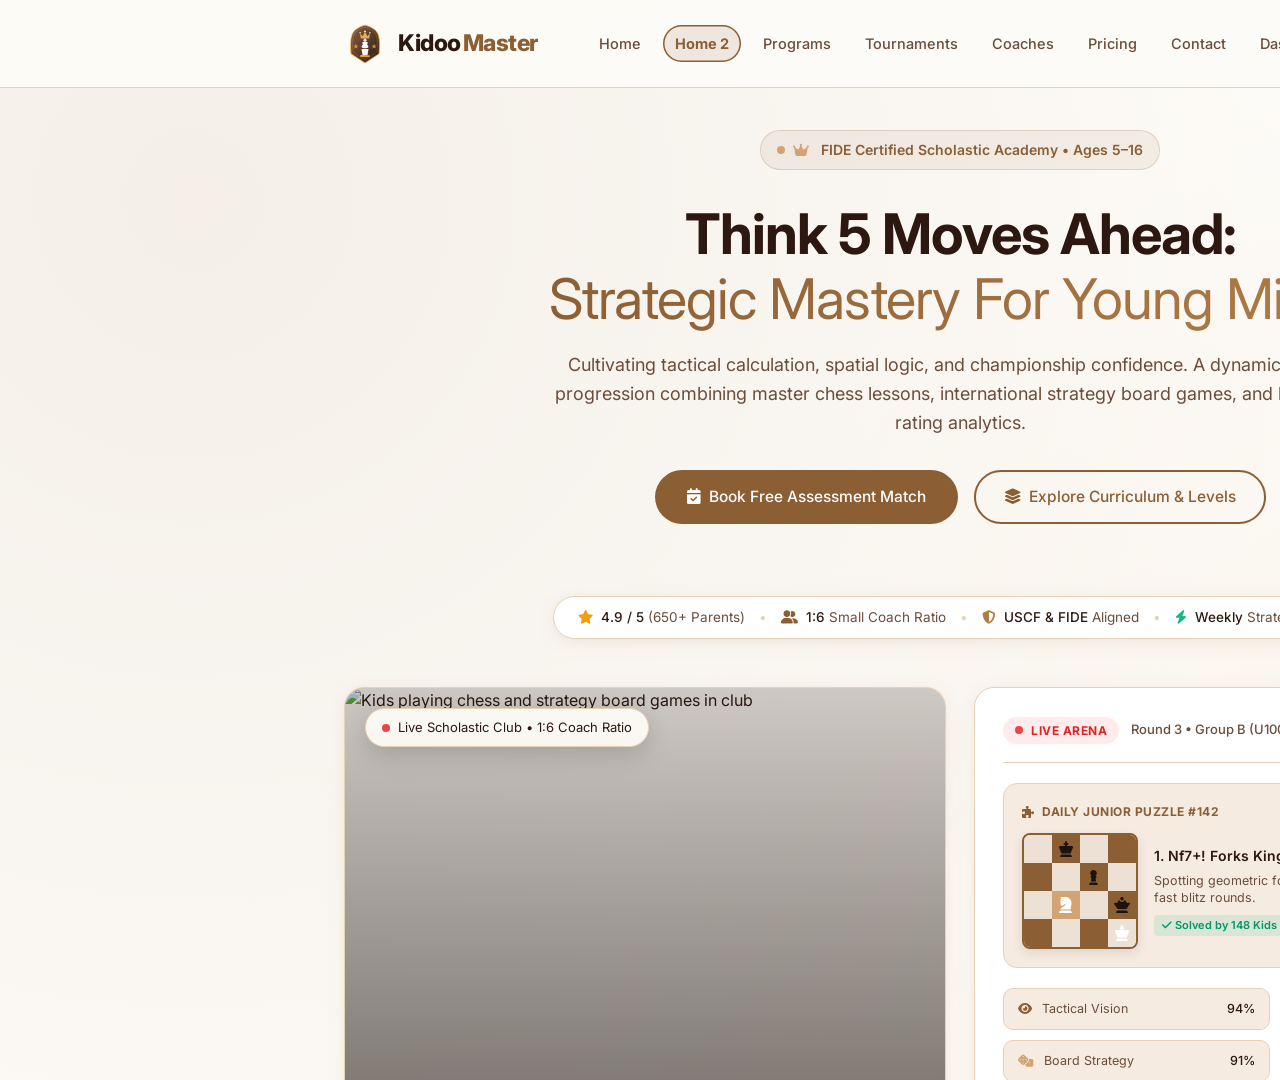
<file: _measure.html>
<!DOCTYPE html><html><body style="margin:0"><pre id="out">pending</pre>
<script>
const sizes=[[1920,1080],[1440,900],[1280,720]];
const res=[];
function run(i){
  if(i>=sizes.length){document.getElementById('out').textContent='RESULT '+JSON.stringify(res);return;}
  const [w,h]=sizes[i];
  const r={size:w+'x'+h};
  let n=0;
  const pages=[['index.html','section.hero-premium'],['home-2.html','section.hero-home2']];
  function page(j){
    if(j>=pages.length){res.push(r);run(i+1);return;}
    const f=document.createElement('iframe');
    f.style.cssText='width:'+w+'px;height:'+h+'px;border:0;position:absolute;left:0;top:0';
    f.src=pages[j][0];
    f.onload=()=>setTimeout(()=>{
      const el=f.contentDocument.querySelector(pages[j][1]);
      r[pages[j][0]]=Math.round(el.getBoundingClientRect().height);
      f.remove();page(j+1);
    },800);
    document.body.appendChild(f);
  }
  page(0);
}
run(0);
</script></body></html>
</file>
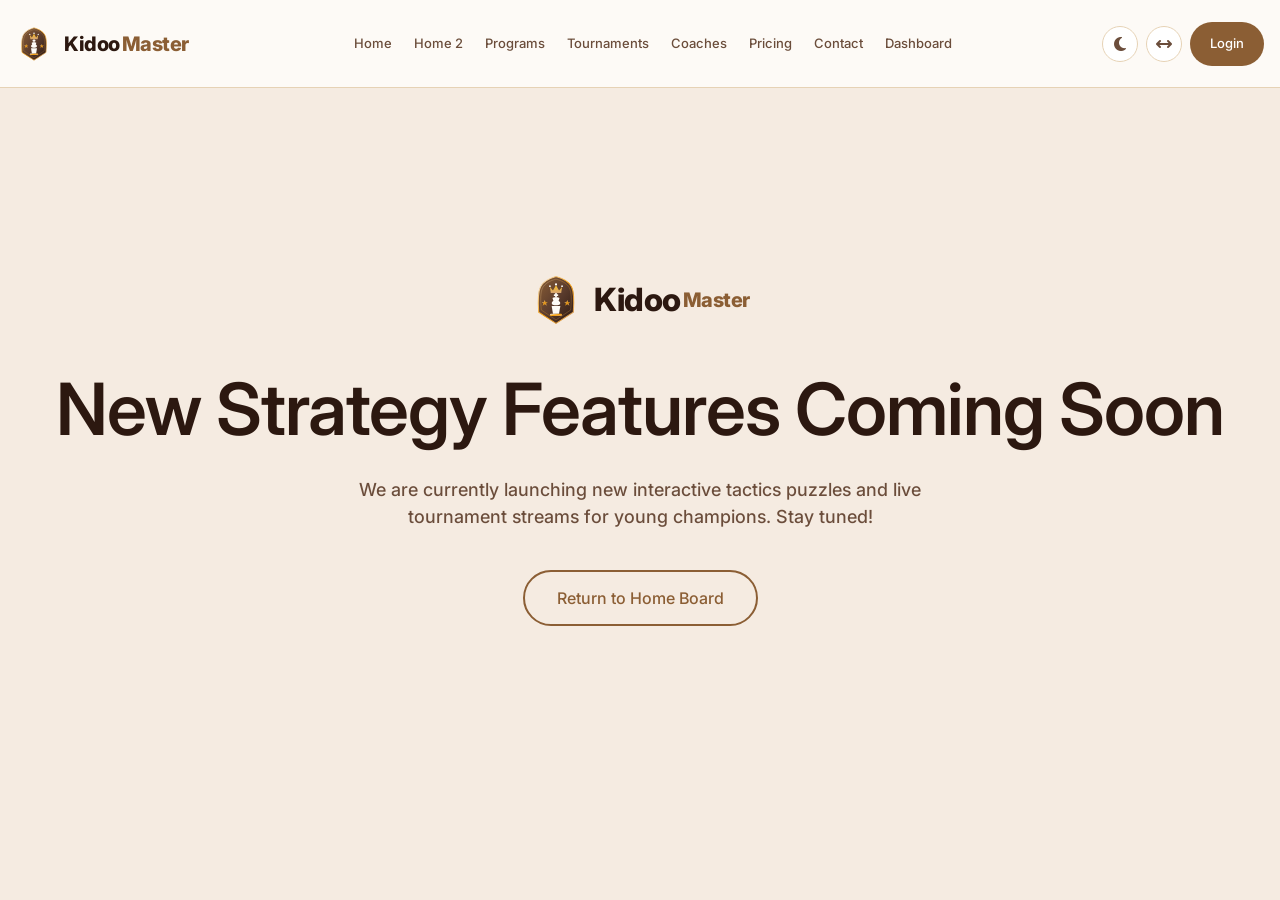
<file: coming-soon.html>
<!DOCTYPE html>
<html lang="en">
<head>
    <meta charset="UTF-8">
    <meta name="viewport" content="width=device-width, initial-scale=1.0">
    <title>Coming Soon | Kidoo Master</title>
    <link rel="icon" type="image/svg+xml" href="assets/images/favicon.svg">
    <link rel="stylesheet" href="https://cdnjs.cloudflare.com/ajax/libs/font-awesome/6.5.1/css/all.min.css">
    <link rel="stylesheet" href="assets/css/style.css">
    <link rel="stylesheet" href="assets/css/dark-mode.css">
    <link rel="stylesheet" href="assets/css/rtl.css">
    <style>
        .coming-soon-page {
            min-height: 100vh;
            display: flex;
            align-items: center;
            justify-content: center;
            text-align: center;
            background: var(--secondary-bg);
        }
    </style>
</head>
<body>

    <nav class="navbar">
        <div class="container">
            <a href="index.html" class="nav-brand">
                <img src="assets/images/kidoo-logo.svg" alt="Kidoo Master Logo" class="nav-brand-img">
                <span>Kidoo<span class="brand-accent">Master</span></span>
            </a>
            <ul class="nav-links">
                <li><a href="index.html">Home</a></li>
                <li><a href="home-2.html">Home 2</a></li>
                <li><a href="programs.html">Programs</a></li>
                <li><a href="tournaments.html">Tournaments</a></li>
                <li><a href="coaches.html">Coaches</a></li>
                <li><a href="pricing.html">Pricing</a></li>
                <li><a href="contact.html">Contact</a></li>
                <li><a href="dashboard.html">Dashboard</a></li>
            </ul>
            <div class="nav-actions">
                <button id="themeToggle" class="action-icon" aria-label="Toggle Dark Mode" title="Toggle Dark Mode"><i class="fa-solid fa-moon"></i></button>
                <button id="rtlToggle" class="action-icon" aria-label="Toggle RTL" title="Toggle RTL"><i class="fa-solid fa-arrows-left-right"></i></button>
                <a href="login.html" class="btn btn-primary" style="height: 44px; padding: 0 20px;">Login</a>
                <button class="mobile-menu-toggle action-icon" aria-label="Toggle Menu"><i class="fa-solid fa-bars"></i></button>
            </div>
        </div>
    </nav>

    <div class="coming-soon-page">
        <div class="container fade-up">
            <a href="index.html" class="nav-brand" style="justify-content: center; margin-bottom: 40px;">
                <img src="assets/images/kidoo-logo.svg" alt="Kidoo Master Logo" class="nav-brand-img" style="height: 52px; width: auto;">
                <span style="font-size: 32px;">Kidoo<span class="brand-accent">Master</span></span>
            </a>
            <h1 style="margin-bottom: 24px;">New Strategy Features Coming Soon</h1>
            <p class="subheading" style="margin-bottom: 40px; max-width: 600px; margin-left: auto; margin-right: auto;">We are currently launching new interactive tactics puzzles and live tournament streams for young champions. Stay tuned!</p>
            <a href="index.html" class="btn btn-secondary">Return to Home Board</a>
        </div>
    </div>

    <script src="assets/js/main.js"></script>
</body>
</html>
</file>
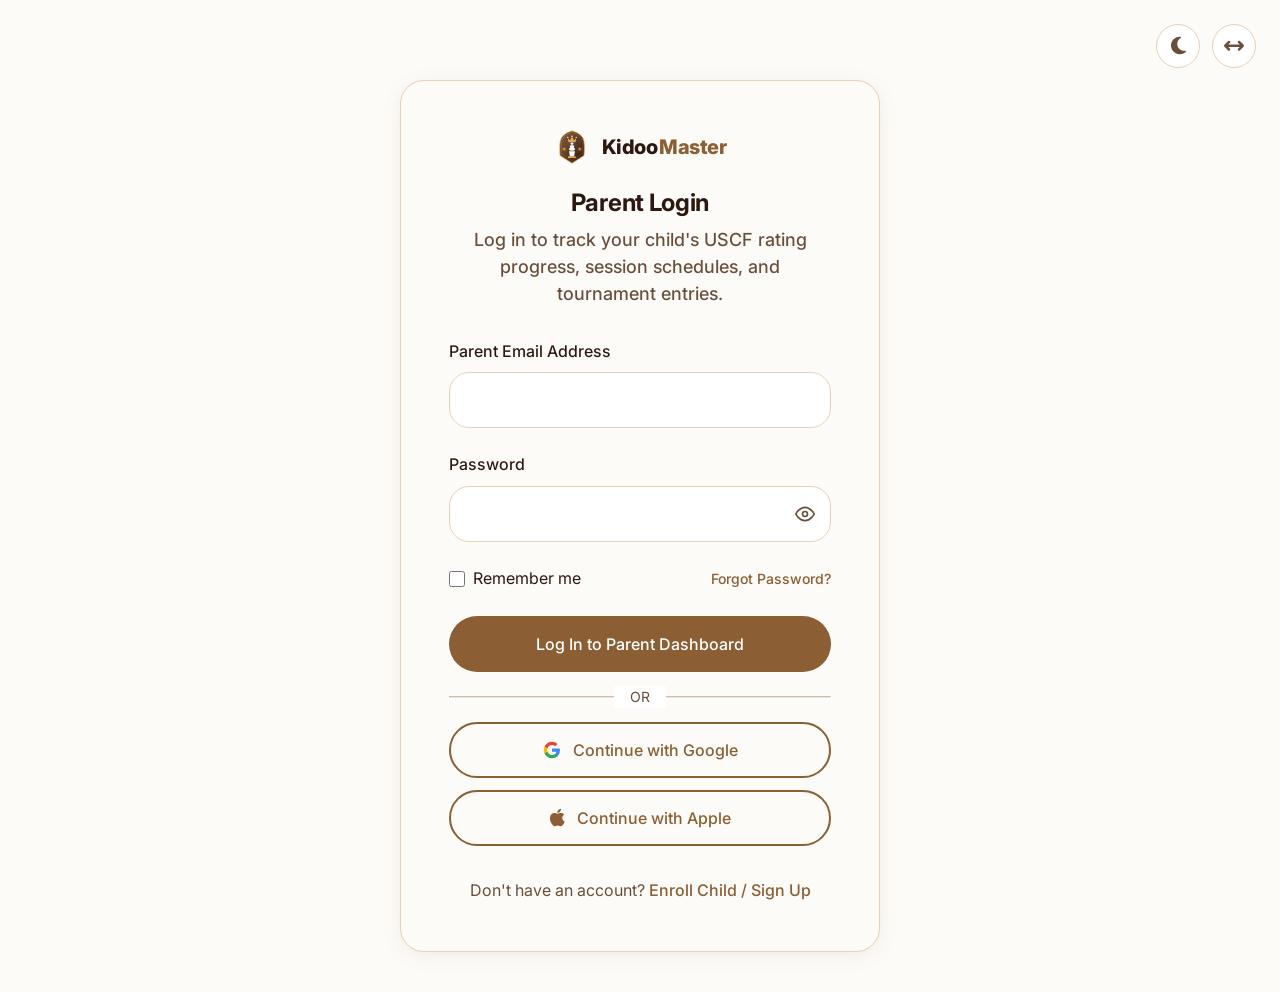
<file: login.html>
<!DOCTYPE html>
<html lang="en">
<head>
    <meta charset="UTF-8">
    <meta name="viewport" content="width=device-width, initial-scale=1.0">
    <title>Parent Login | Kidoo Master</title>
    <meta name="description" content="Parent Login Portal for Kidoo Master Chess & Strategy Games Club. Access child rating progress and session schedules.">
    <link rel="icon" type="image/svg+xml" href="assets/images/favicon.svg">
    <link rel="stylesheet" href="https://cdnjs.cloudflare.com/ajax/libs/font-awesome/6.5.1/css/all.min.css">
    <link rel="stylesheet" href="assets/css/style.css">
    <link rel="stylesheet" href="assets/css/dark-mode.css">
    <link rel="stylesheet" href="assets/css/rtl.css">
    <style>
        .auth-page {
            min-height: 100vh;
            display: flex;
            align-items: center;
            justify-content: center;
            background: var(--primary-bg);
            padding: 40px 16px;
            position: relative;
        }
        .auth-card {
            background: var(--primary-bg);
            padding: 48px;
            border-radius: 24px;
            width: 100%;
            max-width: 480px;
            box-shadow: var(--shadow);
            border: 1px solid var(--border-color);
            margin-top: 40px;
        }
        .auth-card h2 {
            font-size: 24px;
            font-weight: 700;
            margin-bottom: 8px;
            letter-spacing: -0.3px;
        }
        .remember-forgot-row {
            display: flex;
            justify-content: space-between;
            align-items: center;
            margin-bottom: 24px;
        }
        .auth-link {
            color: var(--primary-accent);
            font-weight: 500;
            text-decoration: none;
            transition: color 0.2s ease;
        }
        .auth-link:hover {
            color: var(--highlight-accent);
        }
        @media (max-width: 480px) {
            .auth-card {
                padding: 32px 20px;
                margin-top: 60px;
            }
            .auth-card h2 {
                font-size: 21px;
            }
            .remember-forgot-row {
                flex-direction: row;
                align-items: center;
                gap: 8px;
            }
            .remember-forgot-row label, .remember-forgot-row a {
                font-size: 13px !important;
            }
            .fixed-toggles {
                top: 16px !important;
                right: 16px !important;
            }
        }
    </style>
</head>
<body>

    <div class="auth-page">
        <div class="fixed-toggles" style="position: absolute; top: 24px; right: 24px; display: flex; gap: 12px; z-index: 1000;">
            <button id="themeToggle" class="action-icon" aria-label="Toggle Dark Mode"><i class="fa-solid fa-moon"></i></button>
            <button id="rtlToggle" class="action-icon" aria-label="Toggle RTL"><i class="fa-solid fa-arrows-left-right"></i></button>
        </div>
        <div class="auth-card fade-up">
            <div class="text-center mb-4">
                <a href="index.html" class="nav-brand" style="justify-content: center; margin-bottom: 24px;">
                    <img src="assets/images/kidoo-logo.svg" alt="Kidoo Master Logo" class="nav-brand-img">
                    <span style="font-size: 20px;">Kidoo<span class="brand-accent">Master</span></span>
                </a>
                <h2>Parent Login</h2>
                <p class="subheading" style="margin-bottom: 0;">Log in to track your child's USCF rating progress, session schedules, and tournament entries.</p>
            </div>
            
            <form action="dashboard.html">
                <div class="form-group">
                    <label>Parent Email Address</label>
                    <input type="email" class="form-control" placeholder="" required>
                </div>
                <div class="form-group">
                    <label>Password</label>
                    <div style="position: relative;">
                        <input type="password" class="form-control" id="passwordInput" placeholder="" required style="padding-right: 48px; width: 100%;">
                        <button type="button" onclick="var p=document.getElementById('passwordInput'); p.type = (p.type === 'password') ? 'text' : 'password';" style="position: absolute; right: 16px; top: 50%; transform: translateY(-50%); background: none; border: none; cursor: pointer; color: var(--text-secondary); display: flex; align-items: center; justify-content: center; padding: 0; z-index: 10;">
                            <svg width="20" height="20" fill="none" stroke="currentColor" stroke-width="2" stroke-linecap="round" stroke-linejoin="round" viewBox="0 0 24 24"><path d="M1 12s4-8 11-8 11 8 11 8-4 8-11 8-11-8-11-8z"/><circle cx="12" cy="12" r="3"/></svg>
                        </button>
                    </div>
                </div>
                
                <div class="form-group remember-forgot-row">
                    <label style="display: flex; align-items: center; gap: 8px; margin: 0; font-weight: 400; cursor: pointer;">
                        <input type="checkbox" style="width: 16px; height: 16px; accent-color: var(--primary-accent);">
                        Remember me
                    </label>
                    <a href="#" class="auth-link" style="font-size: 14px;">Forgot Password?</a>
                </div>

                <button type="submit" class="btn btn-primary" style="width: 100%; margin-bottom: 24px;">Log In to Parent Dashboard</button>
                
                <div style="text-align: center; position: relative; margin-bottom: 24px;">
                    <hr style="border-color: var(--border-color); opacity: 0.5;">
                    <span style="position: absolute; top: 50%; left: 50%; transform: translate(-50%, -50%); background: var(--card-bg); padding: 0 16px; color: var(--text-secondary); font-size: 14px;">OR</span>
                </div>
                
                <div style="display: flex; flex-direction: column; gap: 12px; margin-bottom: 24px;">
                    <button type="button" class="btn btn-secondary" style="width: 100%; display: flex; gap: 12px; justify-content: center; align-items: center;">
                        <svg width="18" height="18" viewBox="0 0 24 24" xmlns="http://www.w3.org/2000/svg">
                          <path d="M22.56 12.25c0-.78-.07-1.53-.2-2.25H12v4.26h5.92c-.26 1.37-1.04 2.53-2.21 3.31v2.77h3.57c2.08-1.92 3.28-4.74 3.28-8.09z" fill="#4285F4"/>
                          <path d="M12 23c2.97 0 5.46-.98 7.28-2.66l-3.57-2.77c-.98.66-2.23 1.06-3.71 1.06-2.86 0-5.29-1.93-6.16-4.53H2.18v2.84C3.99 20.53 7.7 23 12 23z" fill="#34A853"/>
                          <path d="M5.84 14.09c-.22-.66-.35-1.36-.35-2.09s.13-1.43.35-2.09V7.07H2.18C1.43 8.55 1 10.22 1 12s.43 3.45 1.18 4.93l2.85-2.22.81-.62z" fill="#FBBC05"/>
                          <path d="M12 5.38c1.62 0 3.06.56 4.21 1.64l3.15-3.15C17.45 2.09 14.97 1 12 1 7.7 1 3.99 3.47 2.18 7.07l3.66 2.84c.87-2.6 3.3-4.53 6.16-4.53z" fill="#EA4335"/>
                        </svg>
                        Continue with Google
                    </button>
                    <button type="button" class="btn btn-secondary" style="width: 100%; display: flex; gap: 12px; justify-content: center; align-items: center;">
                        <i class="fa-brands fa-apple" style="font-size: 20px;"></i>
                        Continue with Apple
                    </button>
                </div>
                
                <p class="text-center mt-4" style="color: var(--text-secondary);">
                    Don't have an account? <a href="register.html" class="auth-link">Enroll Child / Sign Up</a>
                </p>
            </form>
        </div>
    </div>

    <script src="assets/js/main.js"></script>
</body>
</html>
</file>
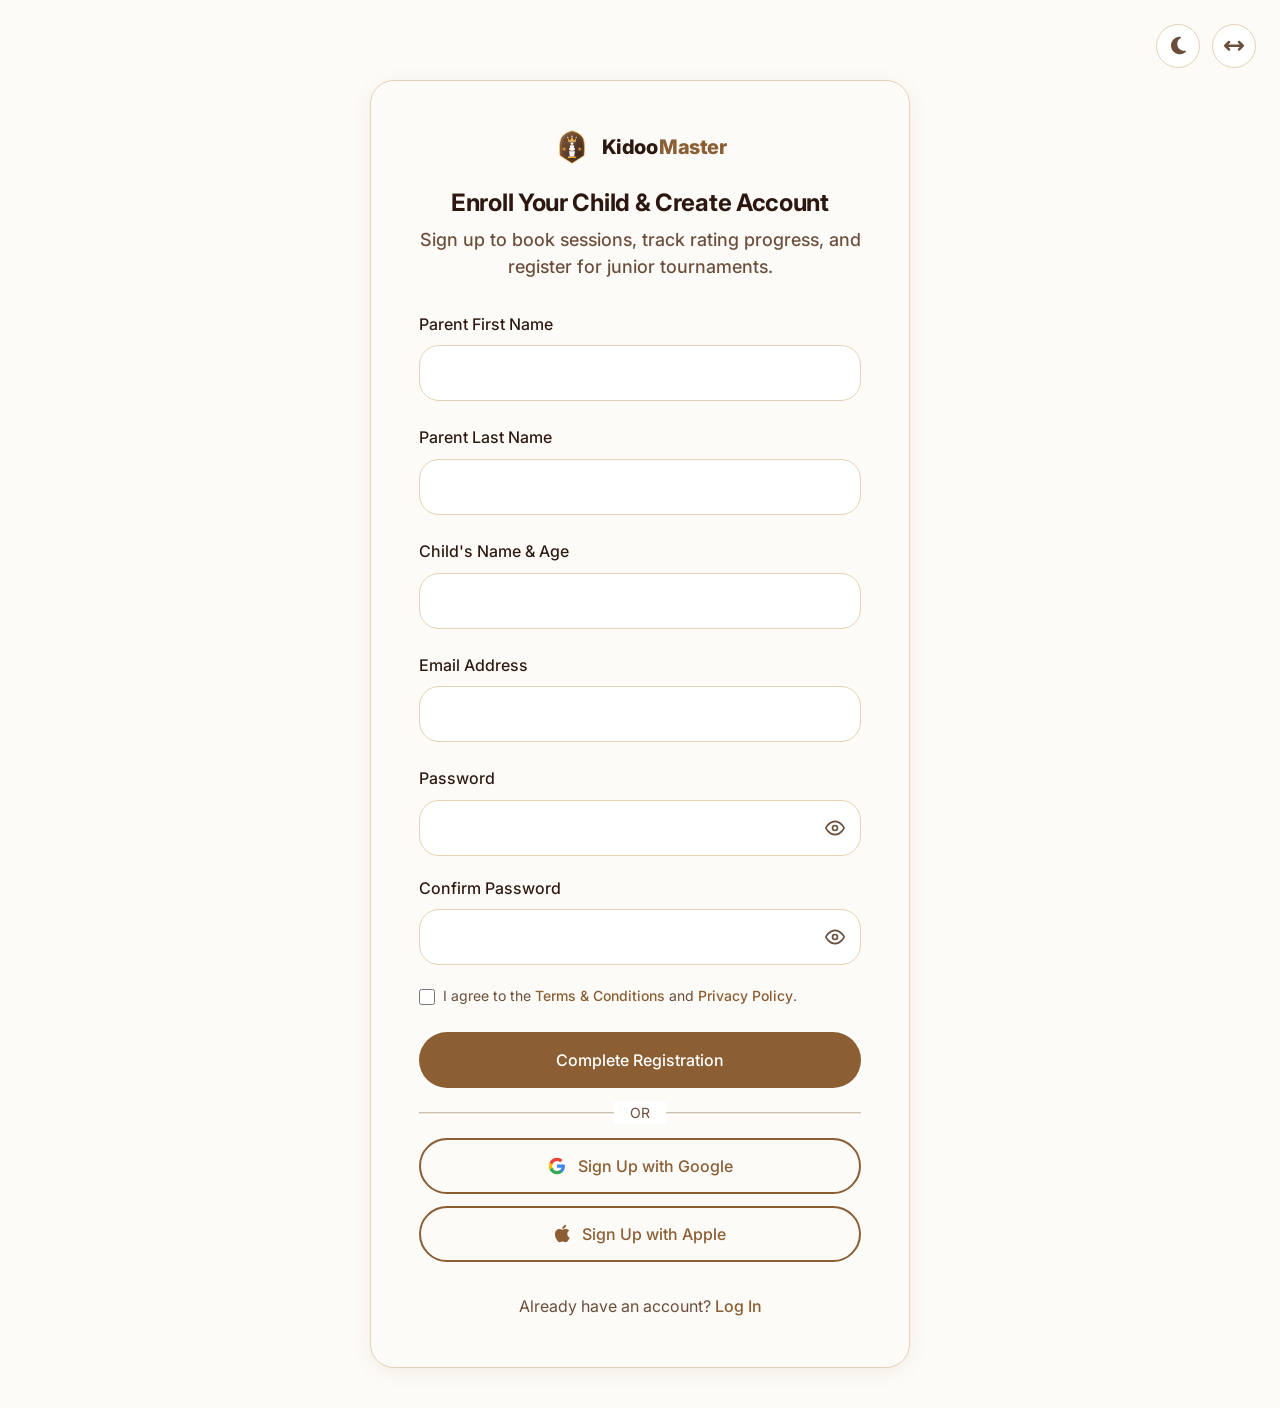
<file: register.html>
<!DOCTYPE html>
<html lang="en">
<head>
    <meta charset="UTF-8">
    <meta name="viewport" content="width=device-width, initial-scale=1.0">
    <title>Parent Registration | Kidoo Master</title>
    <meta name="description" content="Sign up for Kidoo Master Chess & Strategy Games Club. Enroll your child in sessions, track USCF rating progress, and join junior cups.">
    <link rel="icon" type="image/svg+xml" href="assets/images/favicon.svg">
    <link rel="stylesheet" href="https://cdnjs.cloudflare.com/ajax/libs/font-awesome/6.5.1/css/all.min.css">
    <link rel="stylesheet" href="assets/css/style.css">
    <link rel="stylesheet" href="assets/css/dark-mode.css">
    <link rel="stylesheet" href="assets/css/rtl.css">
    <style>
        .auth-page {
            min-height: 100vh;
            display: flex;
            align-items: center;
            justify-content: center;
            background: var(--primary-bg);
            padding: 40px 16px;
            position: relative;
        }
        .auth-card {
            background: var(--primary-bg);
            padding: 48px;
            border-radius: 24px;
            width: 100%;
            max-width: 540px;
            box-shadow: var(--shadow);
            border: 1px solid var(--border-color);
            margin-top: 40px;
        }
        .auth-card h2 {
            font-size: 24px;
            font-weight: 700;
            margin-bottom: 8px;
            letter-spacing: -0.3px;
        }
        .auth-link {
            color: var(--primary-accent);
            font-weight: 500;
            text-decoration: none;
            transition: color 0.2s ease;
        }
        .auth-link:hover {
            color: var(--highlight-accent);
        }
        @media (max-width: 480px) {
            .auth-card {
                padding: 32px 20px;
                margin-top: 60px;
            }
            .auth-card h2 {
                font-size: 21px;
            }
            .fixed-toggles {
                top: 16px !important;
                right: 16px !important;
            }
        }
    </style>
</head>
<body>

    <div class="auth-page">
        <div class="fixed-toggles" style="position: absolute; top: 24px; right: 24px; display: flex; gap: 12px; z-index: 1000;">
            <button id="themeToggle" class="action-icon" aria-label="Toggle Dark Mode"><i class="fa-solid fa-moon"></i></button>
            <button id="rtlToggle" class="action-icon" aria-label="Toggle RTL"><i class="fa-solid fa-arrows-left-right"></i></button>
        </div>
        <div class="auth-card fade-up">
            <div class="text-center mb-4">
                <a href="index.html" class="nav-brand" style="justify-content: center; margin-bottom: 24px;">
                    <img src="assets/images/kidoo-logo.svg" alt="Kidoo Master Logo" class="nav-brand-img">
                    <span style="font-size: 20px;">Kidoo<span class="brand-accent">Master</span></span>
                </a>
                <h2>Enroll Your Child & Create Account</h2>
                <p class="subheading" style="margin-bottom: 0;">Sign up to book sessions, track rating progress, and register for junior tournaments.</p>
            </div>
            
            <form action="dashboard.html">
                <div class="form-group">
                    <label>Parent First Name</label>
                    <input type="text" class="form-control" placeholder="" required>
                </div>
                <div class="form-group">
                    <label>Parent Last Name</label>
                    <input type="text" class="form-control" placeholder="" required>
                </div>
                <div class="form-group">
                    <label>Child's Name & Age</label>
                    <input type="text" class="form-control" placeholder="" required>
                </div>
                <div class="form-group">
                    <label>Email Address</label>
                    <input type="email" class="form-control" placeholder="" required>
                </div>
                <div class="form-group" style="position: relative; margin-bottom: 20px;">
                    <label>Password</label>
                    <div style="position: relative;">
                        <input type="password" class="form-control" id="passwordInputReg" placeholder="" required style="padding-right: 48px; width: 100%;">
                        <button type="button" onclick="var p=document.getElementById('passwordInputReg'); p.type = (p.type === 'password') ? 'text' : 'password';" style="position: absolute; right: 16px; top: 50%; transform: translateY(-50%); background: none; border: none; cursor: pointer; color: var(--text-secondary); display: flex; align-items: center; justify-content: center; padding: 0; z-index: 10;">
                            <svg width="20" height="20" fill="none" stroke="currentColor" stroke-width="2" stroke-linecap="round" stroke-linejoin="round" viewBox="0 0 24 24"><path d="M1 12s4-8 11-8 11 8 11 8-4 8-11 8-11-8-11-8z"/><circle cx="12" cy="12" r="3"/></svg>
                        </button>
                    </div>
                </div>
                <div class="form-group" style="position: relative; margin-bottom: 20px;">
                    <label>Confirm Password</label>
                    <div style="position: relative;">
                        <input type="password" class="form-control" id="confirmPasswordReg" placeholder="" required style="padding-right: 48px; width: 100%;">
                        <button type="button" onclick="var p=document.getElementById('confirmPasswordReg'); p.type = (p.type === 'password') ? 'text' : 'password';" style="position: absolute; right: 16px; top: 50%; transform: translateY(-50%); background: none; border: none; cursor: pointer; color: var(--text-secondary); display: flex; align-items: center; justify-content: center; padding: 0; z-index: 10;">
                            <svg width="20" height="20" fill="none" stroke="currentColor" stroke-width="2" stroke-linecap="round" stroke-linejoin="round" viewBox="0 0 24 24"><path d="M1 12s4-8 11-8 11 8 11 8-4 8-11 8-11-8-11-8z"/><circle cx="12" cy="12" r="3"/></svg>
                        </button>
                    </div>
                    <p id="pwMatchError" style="color: #e74c3c; font-size: 13px; margin: 6px 0 0; display: none;">Passwords do not match.</p>
                </div>
                <div class="form-group" style="margin-bottom: 24px;">
                    <label style="display: flex; align-items: flex-start; gap: 8px; margin: 0; font-weight: 400; cursor: pointer; font-size: 14px;">
                        <input type="checkbox" style="width: 16px; height: 16px; accent-color: var(--primary-accent); margin-top: 4px;" required>
                        <span style="color: var(--text-secondary);">I agree to the <a href="#" class="auth-link">Terms & Conditions</a> and <a href="#" class="auth-link">Privacy Policy</a>.</span>
                    </label>
                </div>
                <button type="submit" class="btn btn-primary" style="width: 100%; margin-bottom: 24px;">Complete Registration</button>
                
                <div style="text-align: center; position: relative; margin-bottom: 24px;">
                    <hr style="border-color: var(--border-color); opacity: 0.5;">
                    <span style="position: absolute; top: 50%; left: 50%; transform: translate(-50%, -50%); background: var(--card-bg); padding: 0 16px; color: var(--text-secondary); font-size: 14px;">OR</span>
                </div>
                
                <div style="display: flex; flex-direction: column; gap: 12px; margin-bottom: 24px;">
                    <button type="button" class="btn btn-secondary" style="width: 100%; display: flex; gap: 12px; justify-content: center; align-items: center;">
                        <svg width="18" height="18" viewBox="0 0 24 24" xmlns="http://www.w3.org/2000/svg">
                          <path d="M22.56 12.25c0-.78-.07-1.53-.2-2.25H12v4.26h5.92c-.26 1.37-1.04 2.53-2.21 3.31v2.77h3.57c2.08-1.92 3.28-4.74 3.28-8.09z" fill="#4285F4"/>
                          <path d="M12 23c2.97 0 5.46-.98 7.28-2.66l-3.57-2.77c-.98.66-2.23 1.06-3.71 1.06-2.86 0-5.29-1.93-6.16-4.53H2.18v2.84C3.99 20.53 7.7 23 12 23z" fill="#34A853"/>
                          <path d="M5.84 14.09c-.22-.66-.35-1.36-.35-2.09s.13-1.43.35-2.09V7.07H2.18C1.43 8.55 1 10.22 1 12s.43 3.45 1.18 4.93l2.85-2.22.81-.62z" fill="#FBBC05"/>
                          <path d="M12 5.38c1.62 0 3.06.56 4.21 1.64l3.15-3.15C17.45 2.09 14.97 1 12 1 7.7 1 3.99 3.47 2.18 7.07l3.66 2.84c.87-2.6 3.3-4.53 6.16-4.53z" fill="#EA4335"/>
                        </svg>
                        Sign Up with Google
                    </button>
                    <button type="button" class="btn btn-secondary" style="width: 100%; display: flex; gap: 12px; justify-content: center; align-items: center;">
                        <i class="fa-brands fa-apple" style="font-size: 20px;"></i>
                        Sign Up with Apple
                    </button>
                </div>
                
                <p class="text-center mt-4" style="color: var(--text-secondary);">
                    Already have an account? <a href="login.html" class="auth-link">Log In</a>
                </p>
            </form>
        </div>
    </div>

    <script src="assets/js/main.js"></script>
    <script>
        (function () {
            var form = document.querySelector('.auth-page form');
            var pwField = document.getElementById('passwordInputReg');
            var confirmField = document.getElementById('confirmPasswordReg');
            var errorMsg = document.getElementById('pwMatchError');

            function validateMatch() {
                if (confirmField.value && pwField.value !== confirmField.value) {
                    errorMsg.style.display = 'block';
                    confirmField.style.borderColor = '#e74c3c';
                    return false;
                } else {
                    errorMsg.style.display = 'none';
                    confirmField.style.borderColor = '';
                    return true;
                }
            }

            confirmField.addEventListener('input', validateMatch);
            pwField.addEventListener('input', function () {
                if (confirmField.value) validateMatch();
            });

            form.addEventListener('submit', function (e) {
                if (!validateMatch()) {
                    e.preventDefault();
                    confirmField.focus();
                }
            });
        })();
    </script>
</body>
</html>
</file>
<file: assets/css/style.css>
@import url('https://fonts.googleapis.com/css2?family=Inter:wght@100..900&display=swap');

:root {
    --primary-bg: #FDFBF7;
    --secondary-bg: #F5EBE1;
    --section-alt-bg: #EDE0D4;
    /* Soft warm oak wood tint for alternating sections */
    --section-accent-bg: #E6D2B5;
    /* Light wooden square color for contrast sections */
    --section-warm-bg: #FAF0E6;
    /* Soft creamy ivory for subtle sections */
    --card-bg: #FFFFFF;
    --primary-accent: #8B5E34;
    /* Rich Walnut / Wooden Chess Piece Primary Accent */
    --secondary-accent: #5C3D2E;
    /* Deep Mahogany / Dark Pawn wood */
    --support-accent: #B07D48;
    /* Warm Chestnut */
    --highlight-accent: #D4A373;
    /* Warm Amber Gold Wood */
    --text-primary: #2C1810;
    /* Deep Ebony Wood Text */
    --text-secondary: #6B4D3B;
    /* Warm Mocha Slate */
    --border-color: #E6D2B5;

    --font-primary: 'Inter', sans-serif;

    --transition: all 0.4s cubic-bezier(0.16, 1, 0.3, 1);
    --border-radius: 20px;
    --container-max-width: 1280px;
    --shadow: 0 4px 24px -4px rgba(139, 94, 52, 0.1), 0 2px 8px -2px rgba(139, 94, 52, 0.05);
    --shadow-hover: 0 20px 40px -8px rgba(139, 94, 52, 0.2), 0 12px 16px -6px rgba(139, 94, 52, 0.1);
}

* {
    margin: 0;
    padding: 0;
    box-sizing: border-box;
}

html,
body {
    overflow-x: hidden;
    width: 100%;
}

body {
    background-color: var(--primary-bg);
    color: var(--text-primary);
    font-family: var(--font-primary);
    font-weight: 400;
    line-height: 1.6;
    transition: background-color 0.3s ease, color 0.3s ease;
    -webkit-font-smoothing: antialiased;
}

/* Typography System */
h1,
h2,
h3,
h4,
h5,
h6 {
    color: var(--text-primary);
    margin-bottom: 1rem;
    line-height: 1.2;
}

h1 {
    font-size: 72px;
    font-weight: 580;
    letter-spacing: -1px;
}

h2 {
    font-size: 48px;
    font-weight: 540;
    letter-spacing: -0.5px;
}

h3 {
    font-size: 32px;
    font-weight: 520;
}

h4 {
    font-size: 24px;
    font-weight: 500;
}

h5 {
    font-size: 20px;
    font-weight: 500;
}

h6 {
    font-size: 16px;
    font-weight: 500;
}

p,
span,
div {
    font-weight: 400;
}

b,
strong {
    font-weight: 500;
}

.subheading {
    font-weight: 480;
    color: var(--text-secondary);
    font-size: 1.125rem;
    margin-bottom: 1.5rem;
    line-height: 1.5;
}

label {
    font-weight: 480;
    color: var(--text-primary);
    display: block;
    margin-bottom: 8px;
}

.caption,
small {
    font-size: 14px;
    font-weight: 400;
}

/* Responsive Typography */
@media (max-width: 1024px) {
    h1 {
        font-size: 44px;
    }

    h2 {
        font-size: 36px;
    }
}

@media (max-width: 768px) {
    h1 {
        font-size: 34px;
    }

    h2 {
        font-size: 30px;
    }
}

/* Container */
.container {
    width: 100%;
    max-width: var(--container-max-width);
    margin: 0 auto;
    padding: 0 24px;
}

/* CTA Design System */
.btn {
    display: inline-flex;
    align-items: center;
    justify-content: center;
    padding: 0 32px;
    font-family: var(--font-primary);
    font-weight: 500;
    font-size: 16px;
    border-radius: 50px;
    text-decoration: none;
    transition: var(--transition);
    cursor: pointer;
    border: none;
    height: 56px;
    line-height: 1;
    white-space: nowrap;
}

.btn-primary {
    background-color: var(--primary-accent);
    color: #FFFFFF;
}

.btn-primary:hover {
    background-color: #6B4D3B;
    transform: translateY(-3px) scale(1.01);
    box-shadow: 0 12px 28px rgba(139, 94, 52, 0.35);
}

.btn-secondary {
    background-color: transparent;
    color: var(--primary-accent);
    border: 2px solid var(--primary-accent);
}

.btn-secondary:hover {
    background: var(--primary-accent) !important;
    color: #FFFFFF !important;
    border-color: var(--primary-accent) !important;
}

.btn-accent {
    background-color: var(--highlight-accent);
    color: var(--text-primary);
}

.btn-accent:hover {
    background-color: #B07D48;
    transform: translateY(-3px) scale(1.01);
    box-shadow: 0 12px 28px rgba(212, 163, 115, 0.35);
}

/* Navbar */
.navbar {
    position: fixed;
    top: 0;
    left: 0;
    width: 100%;
    height: 88px;
    z-index: 1000;
    background: rgba(253, 251, 247, 0.95);
    backdrop-filter: blur(16px);
    -webkit-backdrop-filter: blur(16px);
    border-bottom: 1px solid var(--border-color);
    transition: var(--transition);
}

.navbar .container {
    display: flex;
    align-items: center;
    justify-content: space-between;
    height: 100%;
    position: relative;
    gap: 16px;
}

.nav-brand {
    display: flex;
    align-items: center;
    gap: 12px;
    text-decoration: none;
    transition: var(--transition);
    flex-shrink: 0;
}

.nav-brand:hover .nav-brand-icon {
    transform: translateY(-2px) scale(1.05);
    filter: drop-shadow(0 8px 18px rgba(139, 94, 52, 0.35));
}

.nav-brand-icon {
    width: 42px;
    height: 42px;
    display: flex;
    align-items: center;
    justify-content: center;
    transition: all 0.3s cubic-bezier(0.16, 1, 0.3, 1);
}

.nav-brand-img {
    height: 42px;
    width: auto;
    object-fit: contain;
    border-radius: 8px;
    transition: transform 0.3s cubic-bezier(0.16, 1, 0.3, 1);
}

.nav-brand:hover .nav-brand-img {
    transform: translateY(-2px) scale(1.05);
    filter: drop-shadow(0 6px 16px rgba(139, 94, 52, 0.3));
}

.nav-brand-icon svg {
    width: 38px;
    height: 38px;
}

.nav-brand span {
    font-size: 23px;
    font-weight: 800;
    color: var(--text-primary);
    letter-spacing: -0.5px;
    display: inline-flex;
    align-items: center;
    white-space: nowrap;
}

.nav-brand .brand-accent {
    color: var(--primary-accent);
    font-weight: 800;
    margin-left: 2px;
}

.nav-brand .brand-tag {
    font-size: 10px;
    font-weight: 700;
    text-transform: uppercase;
    letter-spacing: 0.5px;
    background: var(--section-accent-bg);
    color: var(--primary-accent);
    padding: 2px 7px;
    border-radius: 6px;
    margin-left: 8px;
}

.nav-links {
    display: flex;
    align-items: center;
    gap: 10px;
    list-style: none;
    margin: 0 auto;
    flex-wrap: nowrap;
    padding: 0 10px;
}

.nav-links li {
    white-space: nowrap;
    list-style: none;
}

.nav-links a {
    text-decoration: none;
    color: var(--text-secondary);
    font-weight: 500;
    font-size: 14.5px;
    white-space: nowrap;
    transition: var(--transition);
    padding: 7px 12px;
    border-radius: 50px;
    display: inline-flex;
    align-items: center;
}

.nav-links a:hover {
    color: var(--primary-accent);
    background: rgba(139, 94, 52, 0.08);
}

.nav-links a.active {
    color: var(--primary-accent) !important;
    font-weight: 700 !important;
    background: rgba(139, 94, 52, 0.12) !important;
    box-shadow: inset 0 0 0 1.5px var(--primary-accent);
}

.nav-actions {
    display: flex;
    align-items: center;
    gap: 12px;
    flex-shrink: 0;
}

.action-icon {
    background: none;
    border: none;
    color: var(--text-secondary);
    cursor: pointer;
    font-size: 20px;
    width: 44px;
    height: 44px;
    border-radius: 50%;
    display: flex;
    align-items: center;
    justify-content: center;
    transition: var(--transition);
    background-color: var(--card-bg);
    border: 1px solid var(--border-color);
}

.action-icon:hover {
    color: var(--primary-accent);
    border-color: var(--primary-accent);
}

.nav-menu {
    display: flex;
    align-items: center;
    justify-content: flex-end;
    flex-grow: 1;
}

.mobile-close-btn {
    display: none;
}

.mobile-menu-toggle {
    display: none;
}

/* === 1024px to 1280px Navbar: Keep single-row horizontal without overlap === */
@media (max-width: 1280px) and (min-width: 769px) {
    .container {
        padding: 0 16px;
    }

    /* Keep hamburger hidden — navbar stays full horizontal */
    .mobile-menu-toggle {
        display: none !important;
    }

    .nav-brand span {
        font-size: 20px;
    }

    .nav-brand-img {
        height: 36px;
    }

    .nav-links {
        position: static;
        transform: none;
        gap: 6px;
        padding: 0 4px;
        margin: 0 auto;
    }

    .nav-links a {
        font-size: 13px;
        padding: 5px 8px;
        white-space: nowrap;
    }

    .nav-actions {
        gap: 8px;
    }

    .nav-actions .action-icon,
    .dark-mode-toggle {
        width: 36px;
        height: 36px;
        font-size: 16px;
    }

    .nav-actions .btn {
        height: 38px;
        padding: 0 14px;
        font-size: 13px;
        white-space: nowrap;
    }
}

/* Below 768px: Hamburger mobile menu */
@media (max-width: 768px) {
    .mobile-menu-toggle {
        display: flex;
    }

    .nav-menu {
        position: fixed;
        top: 0;
        right: 0;
        transform: translateX(100%);
        width: max-content;
        height: 100vh;
        background-color: var(--card-bg);
        flex-direction: column;
        justify-content: flex-start;
        align-items: flex-start;
        padding: 80px 40px 40px;
        margin-left: 0;
        box-shadow: -10px 0 30px rgba(0, 0, 0, 0.1);
        transition: transform 0.3s ease-in-out;
        z-index: 1001;
        overflow-y: auto;
    }

    .nav-menu.active {
        transform: translateX(0);
    }

    .mobile-close-btn {
        display: block;
        position: absolute;
        top: 24px;
        right: 24px;
        background: none;
        border: none;
        font-size: 24px;
        color: var(--text-primary);
        cursor: pointer;
    }

    .nav-links {
        position: relative;
        left: auto;
        transform: none;
        flex-direction: column;
        width: 100%;
        gap: 20px;
        margin-bottom: 32px;
        align-items: flex-start;
    }

    .nav-actions {
        display: grid;
        grid-template-columns: max-content max-content max-content;
        width: 100%;
        gap: 16px;
        align-items: center;
    }

    .nav-actions .btn {
        grid-column: 1 / -1;
        width: 100%;
    }
}

/* Base Sections */
section {
    padding: 100px 0;
    position: relative;
}

section.bg-secondary {
    background-color: var(--secondary-bg);
}

.section-header {
    text-align: center;
    max-width: 760px;
    margin: 0 auto 64px;
}

/* Generic Cards */
.card {
    background-color: var(--card-bg);
    border-radius: var(--border-radius);
    padding: 28px;
    border: 1px solid var(--border-color);
    transition: var(--transition);
    height: 100%;
    display: flex;
    flex-direction: column;
}

.card:hover {
    box-shadow: var(--shadow-hover);
    transform: translateY(-8px);
    border-color: transparent;
}

.card-icon {
    width: 64px;
    height: 64px;
    background-color: var(--secondary-bg);
    border-radius: 16px;
    display: flex;
    align-items: center;
    justify-content: center;
    margin-bottom: 24px;
    color: var(--primary-accent);
    font-size: 28px;
}

.card-title {
    font-size: 24px;
    font-weight: 500;
    margin-bottom: 16px;
    color: var(--text-primary);
    min-height: 58px;
}

.card-text {
    color: var(--text-secondary);
    margin-bottom: 32px;
    flex-grow: 1;
    line-height: 1.7;
}

section:not(.dashboard-section) .card .btn,
section:not(.dashboard-section) .card .btn-secondary {
    align-self: flex-start;
    margin-top: auto;
}

/* Layout Utilities */
.grid-2 {
    display: grid;
    grid-template-columns: repeat(2, 1fr);
    gap: 20px;
}

.grid-3 {
    display: grid;
    grid-template-columns: repeat(3, 1fr);
    gap: 20px;
}

.grid-4 {
    display: grid;
    grid-template-columns: repeat(4, 1fr);
    gap: 20px;
}

/* Table Utilities */
.table-responsive {
    width: 100%;
    overflow-x: auto;
    -webkit-overflow-scrolling: touch;
}

@media (max-width: 992px) {
    .grid-4 {
        grid-template-columns: repeat(2, 1fr);
    }

    .grid-3 {
        grid-template-columns: repeat(2, 1fr);
    }

    /* Center the last odd child (e.g. 3rd card) in a 2-column grid */
    .grid-3>div:last-child:nth-child(odd) {
        grid-column: 1 / -1;
        justify-self: center;
        width: calc(50% - 20px);
    }

    section:not(.dashboard-section) .card .btn,
    section:not(.dashboard-section) .card .btn-secondary {
        align-self: center;
        width: 100%;
        display: flex;
        justify-content: center;
    }

    .tab-stack {
        display: flex !important;
        flex-direction: column;
    }

    .tab-stack.image-first {
        flex-direction: column-reverse;
    }
}

@media (max-width: 768px) {
    section {
        padding: 60px 0;
    }
}

@media (max-width: 640px) {

    .grid-3,
    .grid-4 {
        grid-template-columns: 1fr;
    }

    .grid-2 {
        grid-template-columns: 1fr;
    }

    /* Reset centering on mobile */
    .grid-3>div:last-child:nth-child(odd) {
        grid-column: auto;
        justify-self: stretch;
        width: 100%;
    }
}

/* Helper Utilities */
.text-center {
    text-align: center;
}

.mt-1 {
    margin-top: 8px;
}

.mt-2 {
    margin-top: 16px;
}

.mt-3 {
    margin-top: 24px;
}

.mt-4 {
    margin-top: 32px;
}

.mt-5 {
    margin-top: 48px;
}

.mb-1 {
    margin-bottom: 8px;
}

.mb-2 {
    margin-bottom: 16px;
}

.mb-3 {
    margin-bottom: 24px;
}

.mb-4 {
    margin-bottom: 32px;
}

.mb-5 {
    margin-bottom: 48px;
}

/* Images */
img {
    max-width: 100%;
    height: auto;
    border-radius: var(--border-radius);
    display: block;
}

.img-cover {
    width: 100%;
    height: 100%;
    object-fit: cover;
}

/* Badge */
.badge {
    display: inline-flex;
    padding: 6px 16px;
    background-color: var(--support-accent);
    color: #fff;
    border-radius: 50px;
    font-size: 14px;
    font-weight: 500;
    margin-bottom: 24px;
}

/* Form Styles */
.form-group {
    margin-bottom: 24px;
}

.form-control {
    width: 100%;
    height: 56px;
    padding: 0 20px;
    border: 1px solid var(--border-color);
    border-radius: var(--border-radius);
    background-color: var(--card-bg);
    color: var(--text-primary);
    font-family: var(--font-primary);
    font-size: 16px;
    transition: var(--transition);
}

.form-control:focus {
    outline: none;
    border-color: var(--primary-accent);
    box-shadow: 0 0 0 4px rgba(139, 94, 52, 0.15);
}

textarea.form-control {
    height: auto;
    padding: 20px;
    resize: none;
}

select.form-control {
    appearance: none;
    -webkit-appearance: none;
    -moz-appearance: none;
    background-image: url("data:image/svg+xml;charset=UTF-8,%3csvg xmlns='http://www.w3.org/2000/svg' viewBox='0 0 24 24' fill='none' stroke='%2394A3B8' stroke-width='2' stroke-linecap='round' stroke-linejoin='round'%3e%3cpolyline points='6 9 12 15 18 9'%3e%3c/polyline%3e%3c/svg%3e");
    background-repeat: no-repeat;
    background-position: right 20px center;
    background-size: 16px;
    padding-right: 48px;
}

/* Premium Hero Section */
.hero-premium {
    position: relative;
    overflow: hidden;
    min-height: 100vh;
    height: auto;
    display: flex;
    align-items: center;
    background-color: var(--primary-bg);
    padding-top: 88px;
    padding-bottom: 60px;
    border-bottom: 1px solid var(--border-color);
}

.hero-premium::before {
    content: '';
    position: absolute;
    top: -20%;
    left: -10%;
    width: 70%;
    height: 70%;
    background: radial-gradient(circle, rgba(212, 163, 115, 0.18) 0%, transparent 70%);
    z-index: 0;
    pointer-events: none;
}

.hero-premium .container {
    position: relative;
    z-index: 2;
}

.hero-premium-grid {
    display: flex;
    flex-direction: column;
    align-items: center;
    text-align: center;
    gap: 60px;
    padding-top: 60px;
}

/* === 1024px: Hero height (slightly increased) === */
@media (max-width: 1024px) and (min-width: 769px) {
    .hero-premium {
        min-height: 70vh;
        padding-top: 130px;
        padding-bottom: 80px;
    }

    .hero-premium-grid {
        padding-top: 20px;
        gap: 40px;
    }

    .hero-premium-visual {
        height: 420px;
        max-width: 760px;
    }

    .hero-premium h1 {
        font-size: clamp(36px, 4.5vw, 56px);
    }
}

/* Smaller breakpoints — centering is already handled by default flex-column */
@media (max-width: 992px) {
    .hero-premium-grid {
        gap: 48px;
    }

    .hero-premium-visual {
        max-width: 600px;
    }
}

.hero-premium-content {
    max-width: 760px;
    width: 100%;
    text-align: center;
    display: flex;
    flex-direction: column;
    align-items: center;
}

.badge-premium {
    display: inline-flex;
    align-items: center;
    gap: 8px;
    padding: 8px 16px;
    background: rgba(139, 94, 52, 0.08);
    border: 1px solid rgba(139, 94, 52, 0.2);
    border-radius: 50px;
    color: var(--primary-accent);
    font-size: 14px;
    font-weight: 600;
    margin-bottom: 32px;
}

.badge-pulse {
    width: 8px;
    height: 8px;
    background-color: var(--highlight-accent);
    border-radius: 50%;
    animation: pulseGlow 2s infinite;
}

@keyframes pulseGlow {
    0% {
        box-shadow: 0 0 0 0 rgba(243, 156, 18, 0.7);
    }

    70% {
        box-shadow: 0 0 0 6px rgba(243, 156, 18, 0);
    }

    100% {
        box-shadow: 0 0 0 0 rgba(243, 156, 18, 0);
    }
}

.hero-premium h1 {
    font-size: clamp(40px, 5vw, 64px);
    line-height: 1.15;
    margin-bottom: 24px;
    letter-spacing: -0.02em;
}

.text-highlight {
    color: transparent;
    background: linear-gradient(120deg, var(--primary-accent), var(--support-accent));
    -webkit-background-clip: text;
    background-clip: text;
    display: inline-block;
}

.hero-premium .subheading {
    font-size: 20px;
    color: var(--text-secondary);
    margin-bottom: 40px;
    max-width: 560px;
    text-align: center;
}

.hero-premium-actions {
    display: flex;
    gap: 16px;
    align-items: center;
    justify-content: center;
    flex-wrap: wrap;
    margin-bottom: 48px;
}

/* ============================================================
   Hero Highlight Items Row (index.html hero)
   ============================================================ */
.hero-highlights-row {
    display: flex;
    align-items: center;
    justify-content: center;
    gap: 24px;
    flex-wrap: wrap;
    padding-top: 32px;
    border-top: 1px solid var(--border-color);
    width: 100%;
    margin-top: 0;
}

.hero-highlight-item {
    display: flex;
    align-items: center;
    gap: 10px;
    font-size: 15px;
    font-weight: 600;
    color: var(--text-primary);
    white-space: nowrap;
}

.hero-highlight-icon {
    display: inline-flex;
    align-items: center;
    justify-content: center;
    width: 36px;
    height: 36px;
    border-radius: 50%;
    background: rgba(139, 94, 52, 0.10);
    color: var(--primary-accent);
    font-size: 15px;
    flex-shrink: 0;
}

/* On desktop hero-has-bg (dark overlay), force white text */
@media (min-width: 769px) {
    .hero-has-bg .hero-highlights-row {
        border-top-color: rgba(255, 255, 255, 0.20);
    }
    .hero-has-bg .hero-highlight-item {
        color: rgba(255, 255, 255, 0.90);
    }
    .hero-has-bg .hero-highlight-icon {
        background: rgba(255, 255, 255, 0.12);
        color: #F3D5A5;
    }
}

/* Mobile (≤768px): light mode uses theme vars, already visible */
@media (max-width: 768px) {
    .hero-highlights-row {
        gap: 16px;
        padding-top: 24px;
    }
    .hero-highlight-item {
        font-size: 13px;
    }
}

/* ============================================================
   Hero Stage Cards (home-2.html hero)
   ============================================================ */
.hero-stage-cards {
    display: flex;
    gap: 16px;
    flex-wrap: wrap;
    justify-content: center;
    width: 100%;
    margin-top: 0;
    padding-top: 32px;
    border-top: 1px solid var(--border-color);
}

.hero-stage-card {
    display: flex;
    flex-direction: column;
    gap: 6px;
    padding: 16px 20px;
    background: rgba(139, 94, 52, 0.07);
    border: 1px solid rgba(139, 94, 52, 0.18);
    border-radius: 14px;
    min-width: 120px;
    flex: 1;
    max-width: 160px;
    text-align: center;
    transition: var(--transition);
}

.hero-stage-card:hover {
    background: rgba(139, 94, 52, 0.14);
    transform: translateY(-2px);
}

.stage-tag {
    font-size: 11px;
    font-weight: 700;
    letter-spacing: 1.5px;
    text-transform: uppercase;
    color: var(--primary-accent);
}

.stage-title {
    font-size: 14px;
    font-weight: 600;
    color: var(--text-primary);
    line-height: 1.3;
}

/* On desktop hero-has-bg (dark overlay), force white text */
@media (min-width: 769px) {
    .hero-has-bg .hero-stage-cards {
        border-top-color: rgba(255, 255, 255, 0.20);
    }
    .hero-has-bg .hero-stage-card {
        background: rgba(255, 255, 255, 0.08);
        border-color: rgba(255, 255, 255, 0.18);
    }
    .hero-has-bg .hero-stage-card:hover {
        background: rgba(255, 255, 255, 0.15);
    }
    .hero-has-bg .stage-tag {
        color: #F3D5A5;
    }
    .hero-has-bg .stage-title {
        color: rgba(255, 255, 255, 0.90);
    }
}

/* Mobile (≤768px): light mode visible with theme vars */
@media (max-width: 768px) {
    .hero-stage-cards {
        gap: 12px;
        padding-top: 24px;
    }
    .hero-stage-card {
        min-width: 90px;
        padding: 12px 14px;
    }
    .stage-title {
        font-size: 13px;
    }
}

.btn-glass {
    background: rgba(0, 0, 0, 0.03);
    border: 1px solid rgba(0, 0, 0, 0.1);
    color: var(--text-primary);
    backdrop-filter: blur(10px);
}

[data-theme="dark"] .btn-glass {
    background: rgba(255, 255, 255, 0.05);
    border: 1px solid rgba(255, 255, 255, 0.1);
}

.btn-glass:hover {
    background: var(--primary-accent) !important;
    color: #FFFFFF !important;
    border-color: var(--primary-accent) !important;
}

[data-theme="dark"] .btn-glass:hover {
    background: var(--primary-accent) !important;
    color: #FFFFFF !important;
    border-color: var(--primary-accent) !important;
}

.social-proof {
    display: flex;
    align-items: center;
    gap: 16px;
    padding-top: 32px;
    border-top: 1px solid var(--border-color);
}

.avatar-group {
    display: flex;
}

.avatar-group img {
    width: 32px;
    height: 32px;
    border-radius: 50%;
    border: 2px solid var(--primary-bg);
    margin-left: -10px;
}

.avatar-group img:first-child {
    margin-left: 0;
}

.hero-premium-visual {
    position: relative;
    width: 100%;
    max-width: 960px;
    height: 520px;
    perspective: 1000px;
}

.hero-image-card {
    position: absolute;
    inset: 20px;
    border-radius: 32px;
    overflow: hidden;
    box-shadow: 0 30px 60px rgba(0, 0, 0, 0.3);
    z-index: 2;
    transform: rotateY(-5deg) rotateX(5deg);
    transition: transform 0.8s cubic-bezier(0.2, 0.8, 0.2, 1);
}

.hero-premium-visual:hover .hero-image-card {
    transform: rotateY(0deg) rotateX(0deg);
}

.glass-panel-bg {
    position: absolute;
    inset: 0;
    background: rgba(255, 255, 255, 0.03);
    border: 1px solid rgba(255, 255, 255, 0.1);
    border-radius: 32px;
    backdrop-filter: blur(20px);
    z-index: 1;
    transform: translate(20px, 20px) rotate(-3deg);
}

[data-theme="light"] .glass-panel-bg {
    background: rgba(0, 0, 0, 0.03);
    border: 1px solid rgba(0, 0, 0, 0.05);
}

.floating-stat-card {
    position: absolute;
    background: var(--card-bg);
    padding: 16px 24px;
    border-radius: 16px;
    border: 1px solid var(--border-color);
    box-shadow: 0 20px 40px rgba(0, 0, 0, 0.15);
    z-index: 3;
    display: flex;
    align-items: center;
    gap: 12px;
    animation: floatAnim 6s ease-in-out infinite;
    backdrop-filter: blur(10px);
}

.stat-1 {
    top: 40px;
    right: -20px;
    animation-delay: 0s;
}

.stat-2 {
    bottom: 60px;
    left: -20px;
    animation-delay: -2s;
}

.stat-3 {
    bottom: 180px;
    right: -30px;
    animation-delay: -4s;
}

@keyframes floatAnim {

    0%,
    100% {
        transform: translateY(0);
    }

    50% {
        transform: translateY(-15px);
    }
}

.stat-icon {
    width: 40px;
    height: 40px;
    border-radius: 12px;
    background: rgba(139, 94, 52, 0.1);
    color: var(--primary-accent);
    display: flex;
    align-items: center;
    justify-content: center;
    font-size: 20px;
}

/* Hero Section 2 */
.hero-2 {
    padding: 180px 0 120px;
    text-align: center;
    position: relative;
    background-color: var(--secondary-bg);
}

.timeline-container {
    margin-top: 60px;
    position: relative;
}

/* Dashboard Specific Styles */
.dashboard-layout {
    display: flex;
    min-height: 100vh;
    padding-top: 88px;
    /* Navbar height */
}

.dashboard-sidebar {
    width: 280px;
    background-color: var(--card-bg);
    border-right: 1px solid var(--border-color);
    padding: 32px 0;
    position: fixed;
    height: calc(100vh - 88px);
    overflow-y: auto;
}

.dashboard-nav {
    list-style: none;
}

.dashboard-nav li a {
    display: flex;
    align-items: center;
    gap: 16px;
    padding: 16px 32px;
    color: var(--text-secondary);
    text-decoration: none;
    font-weight: 500;
    transition: var(--transition);
    border-left: 4px solid transparent;
}

.dashboard-nav li a:hover,
.dashboard-nav li a.active {
    background-color: var(--secondary-bg);
    color: var(--primary-accent);
    border-left-color: var(--primary-accent);
}

.dashboard-main-area {
    flex: 1;
    min-width: 0;
}

.dashboard-content {
    flex: 1;
    margin-left: 280px;
    padding: 48px;
    background-color: var(--primary-bg);
    min-height: calc(100vh - 88px);
    min-width: 0;
}

.dashboard-section {
    display: none;
    animation: fadeIn 0.4s ease;
}

.dashboard-section.active {
    display: block;
}

/* Chat Layout Fixes */
.chat-wrapper {
    display: flex;
    flex-direction: column;
}

.chat-container {
    flex-direction: row !important;
    height: calc(100vh - 230px);
    min-height: 500px;
}

.chat-sidebar {
    width: 320px;
    flex-shrink: 0;
    display: flex;
    flex-direction: column;
    overflow: hidden;
}

/* Chat area (right side) must be flex + shrink so messages scroll */
.chat-container>div:last-child {
    flex: 1;
    min-width: 0;
    display: flex;
    flex-direction: column;
    overflow: hidden;
}

/* Premium Chat Input Bar */
.chat-input-bar {
    display: flex;
    align-items: center;
    gap: 10px;
    padding: 14px 20px;
    background: var(--card-bg);
    border-top: 1px solid var(--border-color);
    flex-shrink: 0;
}

.chat-attach-btn {
    width: 40px;
    height: 40px;
    border-radius: 50%;
    border: none;
    background: var(--secondary-bg);
    color: var(--text-secondary);
    font-size: 18px;
    cursor: pointer;
    display: flex;
    align-items: center;
    justify-content: center;
    flex-shrink: 0;
    transition: background 0.2s;
}

.chat-attach-btn:hover {
    background: var(--border-color);
}

.chat-input-field {
    flex: 1;
    height: 44px;
    background: var(--secondary-bg);
    border: 1px solid var(--border-color);
    border-radius: 22px;
    padding: 0 18px;
    font-size: 14px;
    color: var(--text-primary);
    outline: none;
    transition: border-color 0.2s;
    min-width: 0;
}

.chat-input-field:focus {
    border-color: var(--primary-accent);
}

.chat-input-field::placeholder {
    color: var(--text-secondary);
}

.chat-send-btn {
    height: 44px;
    padding: 0 20px;
    background: var(--primary-accent);
    color: #fff;
    border: none;
    border-radius: 22px;
    font-size: 14px;
    font-weight: 500;
    cursor: pointer;
    display: flex;
    align-items: center;
    gap: 8px;
    flex-shrink: 0;
    transition: background 0.2s, transform 0.1s;
}

.chat-send-btn:hover {
    background: var(--secondary-accent);
    transform: scale(1.03);
}

@media (max-width: 992px) {
    .chat-container {
        flex-direction: column !important;
        height: auto !important;
        min-height: unset;
    }

    .chat-sidebar {
        width: 100%;
        border-right: none !important;
        border-bottom: 1px solid var(--border-color);
        /* Remove max-height — show full contacts list */
        max-height: none;
        overflow-y: visible;
        height: auto;
    }

    /* On mobile, give the chat area a fixed height so it scrolls */
    .chat-container>div:last-child {
        height: 60vh;
        min-height: 400px;
        overflow: hidden;
    }

    /* Compact send button on mobile — icon only */
    .chat-send-btn span {
        display: none;
    }

    .chat-send-btn {
        width: 44px;
        height: 44px;
        padding: 0;
        justify-content: center;
        border-radius: 50%;
    }
}

@keyframes fadeIn {
    from {
        opacity: 0;
        transform: translateY(10px);
    }

    to {
        opacity: 1;
        transform: translateY(0);
    }
}

@media (max-width: 768px) {
    .dashboard-sidebar {
        transform: translateX(-100%);
        transition: transform 0.3s ease;
        z-index: 999;
    }

    .dashboard-sidebar.open {
        transform: translateX(0);
    }

    .dashboard-content {
        margin-left: 0;
        padding: 24px;
    }

    /* Keep dashboard navbar icons on one line */
    .navbar .container .nav-actions {
        flex-wrap: nowrap !important;
    }

    /* Dashboard navbar: always show theme, rtl, profile, hamburger inline */
    .navbar .container[style*="max-width: 100%"] .nav-actions {
        display: flex;
        flex-direction: row;
        flex-wrap: nowrap;
        align-items: center;
        gap: 10px;
        margin-left: auto;
        width: auto;
    }

    /* Show mobile hamburger on dashboard */
    #dashboardMenuToggle {
        display: flex !important;
    }

    /* Hide username text — show only avatar to save space */
    .dashboard-username {
        display: none !important;
    }

    /* Tighten dashboard navbar container padding on mobile */
    .navbar .container[style*="max-width: 100%"] {
        padding: 0 12px !important;
        gap: 8px;
    }

    /* Action-icon size on dashboard mobile */
    .navbar .container[style*="max-width: 100%"] .action-icon {
        width: 34px !important;
        height: 34px !important;
        font-size: 15px !important;
    }

    /* Shrink brand name on dashboard mobile — keep it visible but smaller */
    .navbar .container[style*="max-width: 100%"] .nav-brand span {
        display: inline !important;
        font-size: 20px;
    }

    .navbar .container[style*="max-width: 100%"] .nav-brand-icon {
        width: 30px !important;
        height: 30px !important;
        font-size: 16px !important;
    }

    /* Profile avatar size */
    .navbar .container[style*="max-width: 100%"] img[alt="User"] {
        width: 32px !important;
        height: 32px !important;
    }
}

/* =========================================================
   SECTION DIFFERENTIATION — Light Mode
   Give each alternating section a distinct background so
   they never look identical side-by-side.
   ========================================================= */

/* Hero — lightest mint base (already set on .hero-premium via --primary-bg) */

/* Section 1: Rigorous Board Prep — white card feel */
section.premium-section:not(.bg-secondary):nth-of-type(2) {
    background-color: #FFFFFF;
    border-bottom: 1px solid var(--border-color);
}

/* Section 2: Bespoke Study Packages (already .bg-secondary, give a gradient top strip) */
section.premium-section.bg-secondary:nth-of-type(3) {
    background: linear-gradient(180deg, var(--section-accent-bg) 0%, var(--secondary-bg) 100%);
}

/* Testimonials section (also .bg-secondary but different nth — give a slightly warm tint) */
section.bg-secondary:not(.premium-section) {
    background-color: var(--section-alt-bg);
    border-top: 1px solid var(--border-color);
    border-bottom: 1px solid var(--border-color);
}

/* Section 4 (Pricing) — near-white with top accent line */
section.premium-section:not(.bg-secondary):nth-of-type(5) {
    background-color: var(--section-warm-bg);
    border-top: 3px solid var(--section-accent-bg);
    border-bottom: 1px solid var(--border-color);
}

/* Footer */
.footer {
    background-color: var(--secondary-bg);
    padding: 80px 0 0;
    border-top: 1px solid var(--border-color);
}

.footer-top {
    padding-bottom: 60px;
}

.footer-bottom {
    padding: 24px 0;
    border-top: 1px solid var(--border-color);
    display: flex;
    justify-content: space-between;
    align-items: center;
    color: var(--text-secondary);
    font-size: 14px;
}

.social-icons-contact a {
    display: flex;
    align-items: center;
    justify-content: center;
    width: 44px;
    height: 44px;
    background: var(--card-bg);
    border: 1px solid var(--border-color);
    border-radius: 50%;
    color: var(--text-secondary);
    transition: all 0.3s ease;
}

.social-icons-contact a:hover {
    background: var(--primary-accent);
    color: white;
    border-color: var(--primary-accent);
    transform: translateY(-3px);
}

.footer-widget h4 {
    font-size: 20px;
    margin-bottom: 24px;
}

.footer-links {
    list-style: none;
}

.footer-links li {
    margin-bottom: 12px;
    color: var(--text-secondary);
}

.footer-links li i {
    color: var(--primary-accent);
}

.footer-links a {
    color: var(--text-secondary);
    text-decoration: none;
    transition: all 0.25s ease-in-out;
    display: inline-block;
}

.footer-links a:hover {
    color: var(--primary-accent);
    transform: translateX(6px);
}


/* Table */
.table-responsive {
    overflow-x: auto;
}

table {
    width: 100%;
    border-collapse: collapse;
}

th,
td {
    padding: 16px 24px;
    text-align: left;
    border-bottom: 1px solid var(--border-color);
}

th {
    font-weight: 500;
    color: var(--text-secondary);
    background-color: var(--secondary-bg);
}

/* Animations */
.fade-up {
    opacity: 0;
    transform: translateY(30px);
    transition: opacity 0.8s ease, transform 0.8s ease;
}

.fade-up.visible {
    opacity: 1;
    transform: translateY(0);
}

/* Hero content is above-the-fold — never hide it.
   Make it visible immediately so responsive tools & slow
   JS environments always show the heading / subheading. */
.hero-premium .fade-up,
.hero-premium .hero-premium-content,
.hero-premium .hero-premium-visual {
    opacity: 1 !important;
    transform: translateY(0) !important;
}

/* Back to Top Button */
.back-to-top {
    position: fixed;
    bottom: 40px;
    right: 40px;
    width: 50px;
    height: 50px;
    background-color: var(--card-bg);
    color: var(--primary-accent);
    border: 2px solid var(--primary-accent);
    border-radius: 50%;
    font-size: 24px;
    font-weight: bold;
    display: flex;
    align-items: center;
    justify-content: center;
    cursor: pointer;
    opacity: 0;
    visibility: hidden;
    transform: translateY(20px);
    transition: all 0.3s cubic-bezier(0.4, 0, 0.2, 1);
    z-index: 999;
    box-shadow: 0 10px 20px rgba(0, 0, 0, 0.1);
}

.back-to-top.visible {
    opacity: 1;
    visibility: visible;
    transform: translateY(0);
}

.back-to-top:hover {
    background-color: var(--primary-accent);
    color: white;
    transform: translateY(-5px);
    box-shadow: 0 15px 25px rgba(139, 94, 52, 0.3);
}

.service-card-content {
    padding: 64px;
}

@media (max-width: 768px) {
    .service-card-content {
        padding: 40px 24px !important;
    }

    .pricing-card-mobile {
        padding: 24px !important;
    }

    .pricing-title {
        font-size: 20px !important;
    }

    .pricing-amount {
        font-size: 28px !important;
    }

    .back-to-top {
        bottom: 20px;
        right: 20px;
        width: 44px;
        height: 44px;
        font-size: 20px;
    }

    /* Floating Badges Tablet Fix */
    .floating-badge-right {
        right: -10px !important;
        left: auto !important;
        transform: scale(0.85);
        transform-origin: bottom right;
    }

    .floating-badge-left {
        left: -10px !important;
        right: auto !important;
        transform: scale(1);
        transform-origin: bottom left;
    }

    /* Mobile Global Center Alignment */
    .hero-premium-content,
    .hero-premium-visual,
    section:not(.dashboard-section) .grid-2>div:not(.card):not(.form-group),
    section:not(.dashboard-section) .grid-3>div:not(.card):not(.form-group) {
        text-align: center !important;
        display: flex;
        flex-direction: column;
        align-items: center;
    }

    .badge-premium {
        margin-left: auto !important;
        margin-right: auto !important;
    }

    /* Fix inline flex elements to center properly */
    section:not(.dashboard-section) .grid-2>div>div[style*="display: flex"] {
        justify-content: center;
        text-align: center;
    }

    /* Ensure icon lists stack centered */
    section:not(.dashboard-section) .grid-2>div>div[style*="flex-direction: column"]>div[style*="display: flex"] {
        flex-direction: column;
        align-items: center !important;
        text-align: center;
        gap: 8px !important;
    }

    /* Keep timeline left aligned in mobile so it doesn't break */
    div[style*="border-left"] {
        align-items: flex-start !important;
        align-self: flex-start !important;
        text-align: left !important;
        margin-left: 20px !important;
    }

    div[style*="border-left"] * {
        text-align: left !important;
    }
}

@media (max-width: 640px) {
    .floating-badge-right {
        transform: scale(0.6);
    }

    .floating-badge-left {
        transform: scale(0.6);
    }

    .hero-premium-actions {
        display: flex;
        flex-direction: column;
        gap: 16px;
        width: 100%;
    }

    .hero-premium-actions .btn {
        width: 100%;
        margin: 0 !important;
    }
}

/* ============================================================
   MOBILE (<= 360px) HERO IMAGE LAYOUT
/* ============================================================
   MOBILE (<= 768px, including 368px) HERO SEPARATE IMAGE LAYOUT
   The image is rendered as a normal separate block element
   directly after/below the hero text contents & CTA buttons.
   ============================================================ */
@media (max-width: 768px) {
    .hero-premium {
        min-height: auto;
        padding-top: 100px;
        padding-bottom: 40px;
    }

    .hero-premium-grid {
        gap: 28px;
        padding-top: 12px;
        flex-direction: column;
        align-items: center;
    }

    /* Hero text content comes first */
    .hero-premium-content {
        order: 1;
        width: 100%;
        text-align: center;
    }

    /* Visual container — becomes a dedicated separate block element below text */
    .hero-premium-visual {
        order: 2;
        display: flex !important;
        width: 100% !important;
        max-width: 540px !important;
        height: auto !important;
        margin-top: 12px;
        perspective: none !important;
        position: relative !important;
    }

    /* Image card — switch from absolute to relative so it
       renders in document flow directly below text/buttons */
    .hero-image-card {
        position: relative !important;
        inset: auto !important;
        width: 100% !important;
        height: 260px !important;
        border-radius: 20px;
        transform: none !important;
        box-shadow: 0 16px 40px rgba(0, 0, 0, 0.25);
    }

    /* Ensure the img inside fills the card */
    .hero-image-card .img-cover {
        width: 100%;
        height: 100%;
        object-fit: cover;
        border-radius: 20px;
    }

    /* Hide background image on section for mobile so the image card stands out separately */
    .hero-has-bg {
        background-image: none !important;
    }

    .hero-has-bg .hero-bg-overlay {
        display: none !important;
    }

    /* Hide floating stat badges on mobile screens */
    .floating-stat-card,
    .glass-panel-bg {
        display: none !important;
    }

    /* ── Force light-mode readable colors on mobile hero ──
       On mobile the dark photo is removed, so all text must
       use the theme's dark palette instead of white. */
    .hero-has-bg .hero-premium-content h1,
    .hero-has-bg .hero-premium h1 {
        color: var(--text-primary) !important;
    }

    .hero-has-bg .text-highlight {
        background: linear-gradient(120deg, var(--primary-accent), var(--support-accent)) !important;
        -webkit-background-clip: text !important;
        background-clip: text !important;
        color: transparent !important;
    }

    .hero-has-bg .hero-premium-content .subheading,
    .hero-has-bg .hero-premium .subheading {
        color: var(--text-secondary) !important;
    }

    .hero-has-bg .badge-premium {
        background: rgba(139, 94, 52, 0.08) !important;
        border-color: rgba(139, 94, 52, 0.20) !important;
        color: var(--primary-accent) !important;
    }

    .hero-has-bg .btn-glass {
        background: rgba(0, 0, 0, 0.04) !important;
        border-color: rgba(0, 0, 0, 0.12) !important;
        color: var(--text-primary) !important;
    }

    .hero-has-bg .hero-highlight-item {
        color: var(--text-primary) !important;
    }

    .hero-has-bg .hero-highlight-icon {
        background: rgba(139, 94, 52, 0.10) !important;
        color: var(--primary-accent) !important;
    }

    .hero-has-bg .hero-highlights-row {
        border-top-color: var(--border-color) !important;
    }

    .hero-has-bg .stage-title {
        color: var(--text-primary) !important;
    }

    .hero-has-bg .stage-tag {
        color: var(--primary-accent) !important;
    }

    .hero-has-bg .hero-stage-card {
        background: rgba(139, 94, 52, 0.07) !important;
        border-color: rgba(139, 94, 52, 0.18) !important;
    }

    .hero-has-bg .hero-stage-cards {
        border-top-color: var(--border-color) !important;
    }
}

@media (max-width: 480px) {
    .hero-image-card {
        height: 220px !important;
    }
}

/* ============================================================
   Hero with full-screen background image (≥769px Desktop)
   At ≥769px: section uses desktop hero background & split layout.
   ============================================================ */

.hero-has-bg {
    background-size: cover;
    background-position: center center;
    background-repeat: no-repeat;
}

/* Dark overlay for desktop */
.hero-bg-overlay {
    display: none;
    position: absolute;
    inset: 0;
    background: linear-gradient(135deg, rgba(28, 19, 14, 0.85) 0%, rgba(44, 24, 16, 0.65) 100%);
    z-index: 1;
    pointer-events: none;
}

/* ≥769px: Activate full-screen background mode on desktop */
@media (min-width: 769px) {

    /* Show the overlay */
    .hero-has-bg .hero-bg-overlay {
        display: block;
    }

    /* Hide the radial gradient pseudo-element — bg image takes over */
    .hero-has-bg::before {
        display: none;
    }

    /* Hide the separate img block on full-bg desktop layout */
    .hero-has-bg .hero-premium-visual {
        display: none !important;
    }

    /* White headline on dark overlay */
    .hero-has-bg .hero-premium-content h1 {
        color: #FFFFFF;
    }

    /* highlighted span — warm amber wood on dark bg */
    .hero-has-bg .text-highlight {
        background: linear-gradient(120deg, #F3D5A5, #D4A373);
        -webkit-background-clip: text;
        background-clip: text;
        color: transparent;
    }

    /* Subheading becomes soft white */
    .hero-has-bg .hero-premium-content .subheading {
        color: rgba(255, 255, 255, 0.80);
    }

    /* Badge — glass look on dark */
    .hero-has-bg .badge-premium {
        background: rgba(255, 255, 255, 0.08);
        border-color: rgba(255, 255, 255, 0.20);
        color: rgba(255, 255, 255, 0.90);
    }

    /* Glass button readable on dark background */
    .hero-has-bg .btn-glass {
        background: rgba(255, 255, 255, 0.10);
        border-color: rgba(255, 255, 255, 0.30);
        color: #FFFFFF;
    }

    .hero-has-bg .btn-glass:hover {
        background: var(--primary-accent) !important;
        color: #FFFFFF !important;
        border-color: var(--primary-accent) !important;
    }
}

/* ============================================================
   Tutor Quality Image — slight height boost at ~1024px
   ============================================================ */
@media (min-width: 993px) and (max-width: 1100px) {
    .tutor-quality-img {
        min-height: 480px;
        object-fit: cover;
    }

    .mission-img {
        min-height: 480px;
        object-fit: cover;
    }
}

/* ============================================================
   Prep Options Section — 768px layout
   Row 1: Card 1 + Card 2  |  Row 2: Card 3 centered
   Row 3: Image centered below
   ============================================================ */
@media (max-width: 768px) {

    /* Stack the two-column grid: cards above, image below */
    .prep-options-grid {
        grid-template-columns: 1fr !important;
        gap: 32px !important;
    }

    /* Cards switch from flex-column to a 2-col grid */
    .prep-options-cards {
        display: grid !important;
        grid-template-columns: 1fr 1fr !important;
        gap: 20px !important;
        flex-direction: unset !important;
    }

    /* 3rd card: same size as card 1/2, centered in its row */
    .prep-options-cards .card:nth-child(3) {
        grid-column: 1 / -1;
        justify-self: center;
        width: calc(50% - 10px);
        /* exact same width as the 1fr columns with 20px gap */
        max-width: none;
    }

    /* Image: full width, auto height (no forced 500px min) */
    .prep-options-image {
        width: 100% !important;
        height: auto !important;
    }

    .prep-options-image img {
        min-height: 280px !important;
        height: auto !important;
    }
}

/* Prep Options — 360px overrides */
@media (max-width: 400px) {

    /* Image: compact height */
    .prep-options-image img {
        min-height: 180px !important;
    }

    /* Cards: back to flex-column so all 3 are naturally full width.
       No grid needed — avoids all justify-self / width conflicts. */
    .prep-options-cards {
        display: flex !important;
        flex-direction: column !important;
        grid-template-columns: unset !important;
        gap: 16px !important;
    }

    /* 3rd card: fully reset all 768px grid properties */
    .prep-options-cards .card:nth-child(3) {
        grid-column: unset !important;
        justify-self: unset !important;
        width: 100% !important;
        max-width: 100% !important;
        margin-left: 0 !important;
        margin-right: 0 !important;
    }
}

/* =========================================================
   ADDITIONAL RESPONSIVE ENHANCEMENTS & TWEAKS
   ========================================================= */

/* 1. Courses Page: Know More Links in Cards */
.card-actions {
    margin-top: auto;
    display: flex;
    flex-direction: column;
    align-items: center;
    justify-content: center;
    width: 100%;
    gap: 12px;
}

.card-actions .btn,
.card-actions .btn-secondary {
    margin-top: 0 !important;
    align-self: center !important;
    width: 100% !important;
    text-align: center;
    justify-content: center;
}

.know-more-link {
    color: var(--primary-accent);
    font-weight: 600;
    text-decoration: none;
    display: inline-flex;
    align-items: center;
    justify-content: center;
    gap: 6px;
    font-size: 15px;
    transition: var(--transition);
    white-space: nowrap;
    cursor: pointer;
    text-align: center;
    margin-top: 4px;
}

.know-more-link:hover {
    color: var(--secondary-accent);
}

.know-more-link svg {
    transition: transform 0.3s ease;
}

.know-more-link:hover svg {
    transform: translateX(4px);
}

/* 2. Courses Page: Ready to Conquer Exam Anxiety CTA Section */
.cta-anxiety-card {
    max-width: 600px;
    margin: 0 auto;
    background: var(--card-bg);
    padding: 64px;
    border-radius: 24px;
    box-shadow: 0 20px 40px rgba(0, 0, 0, 0.05);
    border: 1px solid var(--border-color);
    transition: var(--transition);
    position: relative;
    overflow: hidden;
}

.cta-anxiety-card:hover {
    transform: translateY(-5px);
    box-shadow: var(--shadow-hover);
    border-color: var(--primary-accent);
}

.cta-anxiety-card::before {
    content: '';
    position: absolute;
    top: 0;
    left: 0;
    width: 100%;
    height: 4px;
    background: linear-gradient(90deg, var(--primary-accent), var(--support-accent));
}

@media (max-width: 768px) {
    .cta-anxiety-card {
        padding: 40px 24px;
    }
}

@media (max-width: 360px) {
    .cta-anxiety-card {
        padding: 32px 16px !important;
    }

    /* Increase padding for CTA buttons on 360px mobile view */
    .cta-anxiety-card .cta-btn {
        padding: 16px 24px !important;
        height: auto !important;
        font-size: 15px !important;
        margin-bottom: 4px;
        width: 100% !important;
        min-width: 100% !important;
    }
}

/* 3. Study Packages: Horizontal scrollbar for Package Comparison */
.table-responsive {
    width: 100%;
    overflow-x: auto;
    -webkit-overflow-scrolling: touch;
    scrollbar-width: thin;
    scrollbar-color: var(--primary-accent) #F5EBE1;
}

/* Custom Scrollbar for Package Comparison on small viewports */
.table-responsive::-webkit-scrollbar {
    height: 8px;
}

.table-responsive::-webkit-scrollbar-track {
    background: #F5EBE1 !important;
    border-radius: 6px !important;
    border: 1px solid var(--border-color) !important;
}

.table-responsive::-webkit-scrollbar-thumb {
    background: var(--primary-accent) !important;
    border-radius: 6px !important;
    border: 2px solid #F5EBE1 !important;
}

.table-responsive::-webkit-scrollbar-thumb:hover {
    background: var(--secondary-accent) !important;
}

@media (max-width: 640px) {
    .table-responsive table {
        min-width: 600px;
        /* Forces overflow causing horizontal scrollbar on mobile */
    }
}

/* 4. Dashboard: Mobile View hamburger menu elements */
.sidebar-mobile-profile {
    display: none;
    padding: 24px 20px;
    border-bottom: 1px solid var(--border-color);
    flex-direction: column;
    gap: 16px;
    background: var(--secondary-bg);
}

.mobile-user-info {
    display: flex;
    align-items: center;
    gap: 12px;
}

.mobile-avatar {
    width: 40px;
    height: 40px;
    border-radius: 50%;
    border: 2px solid var(--primary-accent);
}

.mobile-username {
    font-weight: 600;
    font-size: 16px;
    color: var(--text-primary);
}

.mobile-actions {
    display: flex;
    gap: 12px;
}

.mobile-actions .action-icon {
    background: var(--card-bg);
    border: 1px solid var(--border-color);
    border-radius: 50%;
    width: 40px;
    height: 40px;
    display: flex;
    align-items: center;
    justify-content: center;
    cursor: pointer;
    font-size: 18px;
    transition: var(--transition);
}

.mobile-actions .action-icon:hover {
    border-color: var(--primary-accent);
    color: var(--primary-accent);
}

@media (max-width: 768px) {
    .sidebar-mobile-profile {
        display: flex;
    }

    /* Hide desktop actions from dashboard navbar on mobile views */
    .dashboard-navbar #themeToggle,
    .dashboard-navbar #rtlToggle,
    .dashboard-navbar .user-info-divider {
        display: none !important;
    }
}

/* RTL layout adjustments for Mobile sidebar elements */
[dir="rtl"] .mobile-user-info {
    flex-direction: row-reverse;
}

[dir="rtl"] .mobile-actions {
    flex-direction: row-reverse;
}

/* Page Hero Banner System with Background Images */
.page-hero {
    position: relative;
    margin-top: 88px;
    padding-top: 100px;
    padding-bottom: 100px;
    min-height: 460px;
    display: flex;
    align-items: center;
    justify-content: center;
    background-size: cover;
    background-position: center top !important;
    background-repeat: no-repeat;
    color: #FFFFFF;
    overflow: hidden;
}

.page-hero-overlay {
    position: absolute;
    inset: 0;
    background: linear-gradient(135deg, rgba(28, 19, 14, 0.85) 0%, rgba(44, 24, 16, 0.65) 100%);
    z-index: 1;
    pointer-events: none;
}

.page-hero .container {
    position: relative;
    z-index: 2;
}

.page-hero h1 {
    color: #FFFFFF;
    font-size: 52px;
    font-weight: 700;
    line-height: 1.15;
    margin-bottom: 20px;
    letter-spacing: -1px;
    text-shadow: 0 2px 14px rgba(0, 0, 0, 0.45);
}

.page-hero .text-highlight {
    background: linear-gradient(120deg, #F3D5A5, #D4A373) !important;
    -webkit-background-clip: text !important;
    background-clip: text !important;
    color: transparent !important;
    text-shadow: none !important;
    font-weight: 700 !important;
}

.page-hero .subheading {
    color: rgba(255, 255, 255, 0.90);
    font-size: 19px;
    line-height: 1.6;
    max-width: 720px;
    margin: 0 auto 32px auto;
    text-shadow: 0 1px 10px rgba(0, 0, 0, 0.45);
}

.page-hero .badge-premium {
    background: rgba(255, 255, 255, 0.12);
    border: 1px solid rgba(255, 255, 255, 0.25);
    color: rgba(255, 255, 255, 0.95);
    backdrop-filter: blur(8px);
    margin-bottom: 20px;
    display: inline-flex;
}

.page-hero-stats {
    display: flex;
    justify-content: center;
    gap: 32px;
    flex-wrap: wrap;
    margin-top: 28px;
    padding-top: 24px;
    border-top: 1px solid rgba(255, 255, 255, 0.18);
}

.page-hero-stat-item {
    display: flex;
    align-items: center;
    gap: 10px;
    font-size: 15px;
    font-weight: 500;
    color: rgba(255, 255, 255, 0.92);
}

.page-hero-stat-icon {
    width: 26px;
    height: 26px;
    background: rgba(212, 163, 115, 0.22);
    border: 1px solid rgba(212, 163, 115, 0.45);
    color: #D4A373;
    border-radius: 50%;
    display: flex;
    align-items: center;
    justify-content: center;
    font-size: 13px;
    font-weight: 700;
}

/* === Responsive Spacing & Heights for 1440px, 1024px & 768px === */
@media (min-width: 1400px) {
    .page-hero {
        margin-top: 88px;
        padding-top: 175px;
        padding-bottom: 175px;
        min-height: 620px;
        background-position: center top !important;
    }

    .page-hero h1 {
        font-size: 58px;
        margin-bottom: 24px;
    }

    .page-hero .subheading {
        font-size: 21px;
        max-width: 780px;
        margin-bottom: 36px;
    }
}

@media (min-width: 992px) and (max-width: 1399px) {
    .page-hero {
        margin-top: 88px;
        padding-top: 110px;
        padding-bottom: 110px;
        min-height: 470px;
    }
}

@media (min-width: 768px) and (max-width: 991px) {
    .page-hero {
        margin-top: 88px;
        padding-top: 90px;
        padding-bottom: 90px;
        min-height: 420px;
    }

    .page-hero h1 {
        font-size: 42px;
    }

    .page-hero .subheading {
        font-size: 17px;
    }
}

@media (max-width: 767px) {
    .page-hero {
        margin-top: 88px;
        padding-top: 60px;
        padding-bottom: 60px;
    }

    .page-hero h1 {
        font-size: 36px;
    }

    .page-hero .subheading {
        font-size: 16px;
    }

    .page-hero-stats {
        gap: 16px;
    }
}

/* At >= 769px: image is section background on desktop; separate visual block is hidden */
@media (min-width: 769px) {
    .page-hero-visual {
        display: none !important;
    }
}

/* At <= 768px (including 368px): remove section background image/overlay and show separate image block below text content */
@media (max-width: 768px) {
    .page-hero {
        margin-top: 88px;
        background-image: none !important;
        background-color: var(--primary-bg);
        padding-top: 36px;
        padding-bottom: 40px;
    }

    .page-hero-overlay {
        display: none !important;
    }

    .page-hero h1 {
        color: var(--text-primary);
        font-size: 32px;
    }

    .page-hero .subheading {
        color: var(--text-secondary);
        font-size: 15px;
        margin-bottom: 24px;
    }

    .page-hero .badge-premium {
        background: var(--card-bg);
        border: 1px solid var(--border-color);
        color: var(--text-primary);
    }

    .page-hero-stats {
        border-top: 1px solid var(--border-color);
    }

    .page-hero-stat-item {
        color: var(--text-primary);
        font-size: 13px;
    }

    .page-hero-visual {
        display: block !important;
        width: 100%;
        max-width: 540px;
        margin: 24px auto 0;
    }

    .page-hero-visual .hero-image-card {
        position: relative !important;
        inset: auto !important;
        width: 100% !important;
        height: 240px !important;
        border-radius: 20px;
        overflow: hidden;
        transform: none !important;
        box-shadow: 0 16px 40px rgba(0, 0, 0, 0.2);
    }

    .page-hero-visual .hero-image-card .img-cover {
        width: 100%;
        height: 100%;
        object-fit: cover;
        border-radius: 20px;
    }
}

@media (max-width: 480px) {
    .page-hero h1 {
        font-size: 28px;
    }

    .page-hero .subheading {
        font-size: 14px;
    }

    .page-hero-visual .hero-image-card {
        height: 210px !important;
    }
}

/* === Interactive FAQ Dropdown Accordion Component === */
.faq-accordion-wrap {
    max-width: 900px;
    margin: 0 auto;
    display: flex;
    flex-direction: column;
    gap: 16px;
}

.faq-dropdown-item {
    background: var(--card-bg);
    border: 1px solid var(--border-color);
    border-radius: 16px;
    overflow: hidden;
    transition: all 0.3s cubic-bezier(0.4, 0, 0.2, 1);
    box-shadow: 0 4px 16px rgba(0, 0, 0, 0.03);
}

.faq-dropdown-item[open] {
    border-color: var(--primary-accent);
    box-shadow: var(--shadow-hover);
}

.faq-dropdown-summary {
    display: flex;
    justify-content: space-between;
    align-items: center;
    padding: 22px 28px;
    cursor: pointer;
    font-weight: 600;
    font-size: 17px;
    color: var(--text-primary);
    list-style: none;
    user-select: none;
    transition: background-color 0.2s ease;
}

.faq-dropdown-summary::-webkit-details-marker,
.faq-dropdown-summary::marker {
    display: none;
}

.faq-dropdown-summary:hover {
    background-color: var(--secondary-bg);
    color: var(--primary-accent);
}

.faq-dropdown-title {
    display: flex;
    align-items: center;
    gap: 14px;
}

.faq-dropdown-title i.fa-circle-question {
    color: var(--primary-accent);
    font-size: 20px;
    flex-shrink: 0;
}

.faq-dropdown-chevron {
    color: var(--text-secondary);
    font-size: 16px;
    transition: transform 0.3s ease;
    flex-shrink: 0;
    margin-left: 12px;
}

.faq-dropdown-item[open] .faq-dropdown-chevron {
    transform: rotate(180deg);
    color: var(--primary-accent);
}

.faq-dropdown-content {
    padding: 16px 28px 24px 62px;
    color: var(--text-secondary);
    font-size: 15px;
    line-height: 1.7;
    border-top: 1px solid var(--border-color);
}

@media (max-width: 640px) {
    .faq-dropdown-summary {
        padding: 18px 20px;
        font-size: 15px;
    }
    .faq-dropdown-content {
        padding: 14px 20px 20px 20px;
        font-size: 14px;
    }
}

/* === Tournament Page Card Images Responsive Heights (1024px & 1440px) === */
.tournament-card-img {
    width: 100%;
    height: 220px;
    object-fit: cover;
    border-radius: 12px;
    margin-bottom: 24px;
    transition: height 0.3s ease;
}

@media (min-width: 1024px) {
    .tournament-card-img {
        height: 280px;
    }
}

@media (min-width: 1440px) {
    .tournament-card-img {
        height: 350px;
    }
}

/* === Scholastic Equipment & Standards Component Styling === */
.equipment-section {
    background: linear-gradient(180deg, var(--secondary-bg) 0%, var(--primary-bg) 100%);
    padding: 100px 0;
    position: relative;
}

.equipment-grid {
    display: grid;
    grid-template-columns: repeat(2, 1fr);
    gap: 28px;
}

.equipment-card {
    background: var(--card-bg);
    border: 1px solid var(--border-color);
    border-radius: 20px;
    padding: 36px;
    position: relative;
    overflow: hidden;
    transition: all 0.35s cubic-bezier(0.16, 1, 0.3, 1);
    box-shadow: 0 10px 30px -10px rgba(139, 94, 52, 0.08);
    display: flex;
    flex-direction: column;
    justify-content: space-between;
}

.equipment-card::before {
    content: '';
    position: absolute;
    top: 0;
    left: 0;
    right: 0;
    height: 4px;
    background: linear-gradient(90deg, var(--primary-accent), var(--highlight-accent));
    opacity: 0;
    transition: opacity 0.3s ease;
}

.equipment-card:hover {
    transform: translateY(-8px);
    box-shadow: 0 20px 40px -12px rgba(139, 94, 52, 0.18);
    border-color: rgba(139, 94, 52, 0.3);
}

.equipment-card:hover::before {
    opacity: 1;
}

.equipment-card-header {
    display: flex;
    align-items: center;
    justify-content: space-between;
    margin-bottom: 24px;
}

.equipment-icon-wrapper {
    width: 60px;
    height: 60px;
    border-radius: 16px;
    background: linear-gradient(135deg, rgba(139, 94, 52, 0.12) 0%, rgba(212, 163, 115, 0.22) 100%);
    color: var(--primary-accent);
    display: flex;
    align-items: center;
    justify-content: center;
    font-size: 26px;
    border: 1px solid rgba(139, 94, 52, 0.2);
    box-shadow: 0 4px 12px rgba(139, 94, 52, 0.08);
}

.equipment-tag-badge {
    font-size: 11px;
    font-weight: 700;
    letter-spacing: 1px;
    text-transform: uppercase;
    color: var(--primary-accent);
    background: rgba(139, 94, 52, 0.08);
    padding: 6px 14px;
    border-radius: 30px;
    border: 1px solid rgba(139, 94, 52, 0.15);
}

.equipment-card-title {
    font-size: 22px;
    font-weight: 600;
    margin-bottom: 12px;
    color: var(--text-primary);
}

.equipment-card-desc {
    color: var(--text-secondary);
    font-size: 15px;
    line-height: 1.65;
    margin-bottom: 24px;
}

.equipment-pills-row {
    display: flex;
    gap: 10px;
    flex-wrap: wrap;
    margin-top: auto;
}

.equipment-spec-pill {
    font-size: 12px;
    font-weight: 600;
    padding: 6px 14px;
    border-radius: 20px;
    background: var(--secondary-bg);
    color: var(--primary-accent);
    display: inline-flex;
    align-items: center;
    gap: 6px;
    border: 1px solid rgba(139, 94, 52, 0.15);
    transition: background-color 0.2s ease;
}

.equipment-card:hover .equipment-spec-pill {
    background: rgba(139, 94, 52, 0.12);
}

/* === Hero Stage Cards & Feature Highlights (home-2.html & index.html) === */
.hero-stage-cards {
    display: grid;
    grid-template-columns: repeat(3, 1fr);
    gap: 14px;
    margin-top: 36px;
    padding-top: 24px;
    border-top: 1px solid rgba(255, 255, 255, 0.18);
}

.hero-stage-card {
    background: rgba(255, 255, 255, 0.1);
    backdrop-filter: blur(10px);
    -webkit-backdrop-filter: blur(10px);
    padding: 12px 16px;
    border-radius: 14px;
    border: 1px solid rgba(255, 255, 255, 0.16);
    display: flex;
    flex-direction: column;
    justify-content: center;
    text-align: left;
}

.stage-tag {
    font-size: 11px;
    font-weight: 700;
    color: var(--highlight-accent);
    text-transform: uppercase;
    letter-spacing: 0.5px;
}

.stage-title {
    font-size: 14px;
    font-weight: 600;
    color: #FFFFFF;
    margin-top: 3px;
}

.hero-highlights-row {
    display: flex;
    gap: 24px;
    margin-top: 36px;
    padding-top: 24px;
    border-top: 1px solid rgba(255, 255, 255, 0.18);
    flex-wrap: wrap;
    transition-delay: 0.3s;
}

.hero-highlight-item {
    display: flex;
    align-items: center;
    gap: 10px;
    color: #FFFFFF;
    font-size: 14px;
    font-weight: 500;
}

.hero-highlight-icon {
    width: 36px;
    height: 36px;
    border-radius: 50%;
    background: rgba(212, 163, 115, 0.22);
    color: var(--highlight-accent);
    display: flex;
    align-items: center;
    justify-content: center;
    font-size: 15px;
    flex-shrink: 0;
}

/* 368px Mobile Screen Specific Styles */
@media (max-width: 480px) {
    .hero-stage-cards {
        grid-template-columns: 1fr;
        gap: 12px;
        align-items: center;
        justify-content: center;
    }

    .hero-stage-card {
        width: 100%;
        max-width: 280px;
        height: 64px;
        margin: 0 auto;
        text-align: center;
        align-items: center;
        justify-content: center;
    }

    .hero-highlights-row {
        flex-direction: column;
        align-items: center;
        justify-content: center;
        gap: 14px;
    }

    .hero-highlight-item {
        width: 100%;
        max-width: 280px;
        height: 52px;
        background: rgba(255, 255, 255, 0.1);
        backdrop-filter: blur(10px);
        -webkit-backdrop-filter: blur(10px);
        border: 1px solid rgba(255, 255, 255, 0.16);
        border-radius: 12px;
        padding: 0 16px;
        margin: 0 auto;
        justify-content: center;
        text-align: center;
    }
}

@media (max-width: 768px) {
    .equipment-grid {
        grid-template-columns: 1fr;
    }
}

/* === Dashboard Tournament Booking Portal Styling === */
.booking-portal-hero {
    background: linear-gradient(135deg, var(--card-bg) 0%, var(--secondary-bg) 100%);
    border: 1px solid var(--border-color);
    border-radius: 22px;
    padding: 28px 32px;
    margin-bottom: 28px;
    display: flex;
    justify-content: space-between;
    align-items: flex-end;
    flex-wrap: wrap;
    gap: 24px;
    box-shadow: 0 4px 20px rgba(0, 0, 0, 0.03);
    position: relative;
    overflow: hidden;
}

.booking-portal-hero::before {
    content: '';
    position: absolute;
    top: -50px;
    right: -50px;
    width: 200px;
    height: 200px;
    background: radial-gradient(circle, rgba(139, 94, 52, 0.08) 0%, transparent 70%);
    pointer-events: none;
}

.booking-portal-badge {
    display: inline-flex;
    align-items: center;
    gap: 8px;
    font-size: 12px;
    font-weight: 700;
    color: var(--primary-accent);
    background: rgba(139, 94, 52, 0.1);
    padding: 5px 14px;
    border-radius: 20px;
    margin-bottom: 12px;
}

.booking-stats-strip {
    display: inline-flex;
    align-items: center;
    gap: 18px;
    margin-top: 18px;
    background: var(--card-bg);
    padding: 10px 20px;
    border-radius: 14px;
    border: 1px solid var(--border-color);
    box-shadow: 0 2px 8px rgba(0,0,0,0.02);
}

.b-stat-item {
    display: flex;
    flex-direction: column;
}

.b-stat-label {
    font-size: 11px;
    text-transform: uppercase;
    color: var(--text-secondary);
    font-weight: 700;
    letter-spacing: 0.5px;
}

.b-stat-val {
    font-size: 14px;
    font-weight: 800;
    color: var(--text-primary);
}

.b-stat-divider {
    width: 1px;
    height: 24px;
    background: var(--border-color);
}

.booking-category-pills {
    display: flex;
    gap: 10px;
    flex-wrap: wrap;
}

.booking-category-pill {
    padding: 9px 18px;
    border-radius: 30px;
    background: var(--card-bg);
    border: 1px solid var(--border-color);
    color: var(--text-secondary);
    font-size: 13px;
    font-weight: 600;
    cursor: pointer;
    transition: all 0.25s ease;
    display: inline-flex;
    align-items: center;
    gap: 8px;
}

.booking-category-pill.active,
.booking-category-pill:hover {
    background: var(--primary-accent);
    color: #FFFFFF;
    border-color: var(--primary-accent);
    box-shadow: 0 4px 12px rgba(139, 94, 52, 0.25);
}

.tournament-browse-grid {
    display: grid;
    grid-template-columns: repeat(3, 1fr);
    gap: 24px;
    margin-bottom: 32px;
}

.tournament-card-v2 {
    background: var(--card-bg);
    border: 1px solid var(--border-color);
    border-radius: 20px;
    padding: 24px;
    display: flex;
    flex-direction: column;
    justify-content: space-between;
    transition: all 0.3s cubic-bezier(0.16, 1, 0.3, 1);
    box-shadow: 0 4px 16px rgba(0, 0, 0, 0.03);
    position: relative;
}

.tournament-card-v2:hover {
    transform: translateY(-6px);
    box-shadow: var(--shadow-hover);
    border-color: var(--primary-accent);
}

.tournament-card-v2.featured-uscf {
    border-top: 4px solid var(--support-accent);
}

.t-card-header {
    display: flex;
    justify-content: space-between;
    align-items: center;
    margin-bottom: 14px;
}

.t-type-tag {
    display: inline-flex;
    align-items: center;
    gap: 6px;
    font-size: 11px;
    font-weight: 700;
    padding: 4px 10px;
    border-radius: 20px;
    text-transform: uppercase;
    letter-spacing: 0.4px;
}

.t-type-tag.tag-blitz {
    background: rgba(139, 94, 52, 0.1);
    color: var(--primary-accent);
    border: 1px solid rgba(139, 94, 52, 0.2);
}

.t-type-tag.tag-uscf {
    background: rgba(245, 158, 11, 0.12);
    color: var(--support-accent);
    border: 1px solid rgba(245, 158, 11, 0.3);
}

.t-type-tag.tag-arena {
    background: rgba(16, 185, 129, 0.1);
    color: #10b981;
    border: 1px solid rgba(16, 185, 129, 0.25);
}

.t-status-tag {
    font-size: 11px;
    font-weight: 700;
    color: var(--text-secondary);
}

.t-status-tag.tag-hot {
    color: #ef4444;
}

.t-card-title {
    font-size: 18px;
    font-weight: 700;
    color: var(--text-primary);
    margin-bottom: 10px;
    line-height: 1.3;
}

.t-capacity-bar {
    width: 100%;
    height: 6px;
    background: var(--secondary-bg);
    border-radius: 10px;
    overflow: hidden;
    margin-bottom: 16px;
}

.t-capacity-fill {
    height: 100%;
    background: var(--primary-accent);
    border-radius: 10px;
    transition: width 0.5s ease;
}

.t-capacity-fill.fill-hot {
    background: var(--support-accent);
}

.t-card-meta-list {
    display: flex;
    flex-direction: column;
    gap: 8px;
    margin-bottom: 20px;
    font-size: 13px;
    color: var(--text-secondary);
}

.t-meta-row {
    display: flex;
    align-items: center;
    gap: 10px;
}

.t-meta-row i {
    color: var(--primary-accent);
    width: 16px;
    text-align: center;
}

.t-card-footer {
    display: flex;
    align-items: center;
    justify-content: space-between;
    padding-top: 16px;
    border-top: 1px dashed var(--border-color);
    margin-top: auto;
}

.t-price-box {
    display: flex;
    align-items: baseline;
    gap: 4px;
}

.t-price-amount {
    font-size: 20px;
    font-weight: 800;
    color: var(--text-primary);
}

.t-price-sub {
    font-size: 12px;
    color: var(--text-secondary);
    font-weight: 500;
}

.booking-form-card {
    background: var(--card-bg);
    border: 1px solid var(--border-color);
    border-radius: 20px;
    padding: 32px;
    box-shadow: 0 4px 20px rgba(0, 0, 0, 0.04);
}

.b-form-header {
    display: flex;
    align-items: center;
    gap: 16px;
}

.b-form-icon {
    width: 48px;
    height: 48px;
    border-radius: 14px;
    background: rgba(139, 94, 52, 0.1);
    color: var(--primary-accent);
    display: flex;
    align-items: center;
    justify-content: center;
    font-size: 20px;
    flex-shrink: 0;
}

.form-label-custom {
    font-weight: 600;
    margin-bottom: 6px;
    display: block;
    font-size: 13.5px;
    color: var(--text-primary);
}

.input-with-icon {
    position: relative;
}

.input-with-icon i {
    position: absolute;
    left: 16px;
    top: 50%;
    transform: translateY(-50%);
    color: var(--primary-accent);
    font-size: 16px;
    pointer-events: none;
}

.input-with-icon .form-control {
    padding-left: 44px;
}

.booking-passes-card {
    background: var(--card-bg);
    border: 1px solid var(--border-color);
    border-radius: 20px;
    padding: 28px;
    box-shadow: 0 4px 20px rgba(0, 0, 0, 0.04);
    height: 100%;
    display: flex;
    flex-direction: column;
    justify-content: space-between;
}

.passes-header {
    display: flex;
    justify-content: space-between;
    align-items: flex-start;
    margin-bottom: 24px;
    flex-wrap: wrap;
    gap: 12px;
}

.passes-count-pill {
    font-size: 12px;
    font-weight: 700;
    color: var(--primary-accent);
    background: rgba(139, 94, 52, 0.1);
    padding: 4px 12px;
    border-radius: 20px;
    display: inline-flex;
    align-items: center;
    gap: 6px;
}

.passes-list {
    display: flex;
    flex-direction: column;
    gap: 16px;
    margin-bottom: 20px;
}

.digital-ticket-v2 {
    background: var(--card-bg);
    border: 1px solid var(--border-color);
    border-radius: 16px;
    display: flex;
    overflow: hidden;
    transition: all 0.25s ease;
    box-shadow: 0 2px 10px rgba(0,0,0,0.02);
}

.digital-ticket-v2:hover {
    border-color: var(--primary-accent);
    box-shadow: var(--shadow);
}

.ticket-stub {
    width: 76px;
    background: var(--secondary-bg);
    display: flex;
    flex-direction: column;
    align-items: center;
    justify-content: center;
    padding: 14px 8px;
    flex-shrink: 0;
    border-right: 2px dashed var(--border-color);
}

.ticket-stub.uscf-stub {
    background: rgba(245, 158, 11, 0.08);
}

.ticket-month {
    font-size: 11px;
    font-weight: 800;
    color: var(--primary-accent);
    text-transform: uppercase;
}

.ticket-day {
    font-size: 22px;
    font-weight: 800;
    color: var(--text-primary);
    line-height: 1.1;
}

.ticket-year {
    font-size: 10px;
    font-weight: 600;
    color: var(--text-secondary);
}

.ticket-body {
    padding: 16px 18px;
    flex-grow: 1;
    display: flex;
    flex-direction: column;
    justify-content: space-between;
    gap: 8px;
}

.ticket-top {
    display: flex;
    justify-content: space-between;
    align-items: flex-start;
    gap: 8px;
}

.ticket-title {
    font-size: 15px;
    font-weight: 700;
    margin: 0;
    color: var(--text-primary);
    line-height: 1.3;
}

.ticket-status {
    padding: 3px 8px;
    border-radius: 6px;
    font-size: 10.5px;
    font-weight: 700;
    white-space: nowrap;
}

.ticket-status.enrolled {
    background: rgba(16, 185, 129, 0.12);
    color: #10b981;
}

.ticket-status.uscf {
    background: rgba(245, 158, 11, 0.15);
    color: var(--support-accent);
}

.ticket-details {
    display: flex;
    gap: 14px;
    font-size: 12px;
    color: var(--text-secondary);
    flex-wrap: wrap;
}

.ticket-details i {
    color: var(--primary-accent);
    margin-right: 4px;
}

.ticket-actions {
    display: flex;
    gap: 10px;
    margin-top: 4px;
    flex-wrap: wrap;
}

.ticket-action-btn {
    font-size: 11.5px;
    font-weight: 600;
    color: var(--primary-accent);
    background: rgba(139, 94, 52, 0.08);
    padding: 5px 10px;
    border-radius: 6px;
    text-decoration: none;
    display: inline-flex;
    align-items: center;
    gap: 6px;
    transition: all 0.2s ease;
}

.ticket-action-btn:hover {
    background: var(--primary-accent);
    color: #FFFFFF;
}

.ticket-action-btn.secondary {
    background: transparent;
    color: var(--text-secondary);
    border: 1px solid var(--border-color);
}

.ticket-action-btn.secondary:hover {
    background: var(--secondary-bg);
    color: var(--text-primary);
}

.booking-notice-box {
    background: var(--secondary-bg);
    border: 1px solid var(--border-color);
    border-radius: 12px;
    padding: 12px 16px;
    display: flex;
    align-items: flex-start;
    gap: 10px;
}

@media (max-width: 1024px) {
    .tournament-browse-grid {
        grid-template-columns: repeat(2, 1fr);
    }
}

@media (max-width: 640px) {
    .tournament-browse-grid {
        grid-template-columns: 1fr;
    }
    .booking-portal-hero {
        padding: 20px;
        flex-direction: column;
        align-items: flex-start;
    }
    .booking-stats-strip {
        width: 100%;
        justify-content: space-between;
    }
    .b-stat-divider {
        display: none;
    }
}

/* === Auth Pages Headings === */
.auth-card h2 {
    font-size: 24px;
    font-weight: 700;
    margin-bottom: 8px;
    letter-spacing: -0.3px;
}

@media (max-width: 480px) {
    .auth-card h2 {
        font-size: 21px;
    }
}

/* =========================================================
   HOME PAGE 2 — DISTINCT HERO SECTION
   Command Center & Pathway Studio Hero
   ========================================================= */
.hero-home2 {
    padding: 130px 0 70px;
    background: radial-gradient(circle at 10% 15%, rgba(139, 94, 52, 0.08) 0%, transparent 55%), 
                radial-gradient(circle at 90% 85%, rgba(212, 163, 115, 0.12) 0%, transparent 55%), 
                var(--primary-bg);
    border-bottom: 1px solid var(--border-color);
    position: relative;
    overflow: hidden;
}

[data-theme="dark"] .hero-home2 {
    background: radial-gradient(circle at 10% 15%, rgba(139, 94, 52, 0.22) 0%, transparent 60%), 
                radial-gradient(circle at 90% 85%, rgba(176, 125, 72, 0.15) 0%, transparent 60%), 
                #1C130E;
}

.hero-home2-header {
    text-align: center;
    max-width: 860px;
    margin: 0 auto 48px;
}

.hero-home2-title {
    font-size: 56px;
    font-weight: 700;
    line-height: 1.15;
    letter-spacing: -1px;
    margin-bottom: 20px;
    color: var(--text-primary);
}

.hero-home2-subtitle {
    font-size: 18px;
    color: var(--text-secondary);
    line-height: 1.6;
    margin-bottom: 32px;
}

.hero-trust-pills {
    display: inline-flex;
    align-items: center;
    justify-content: center;
    flex-wrap: wrap;
    gap: 14px;
    background: var(--card-bg);
    border: 1px solid var(--border-color);
    padding: 10px 24px;
    border-radius: 50px;
    box-shadow: var(--shadow);
    margin-top: 24px;
    font-size: 13.5px;
    color: var(--text-secondary);
}

.hero-trust-pills strong {
    color: var(--text-primary);
}

.hero-trust-pills .pill-divider {
    color: var(--border-color);
}

/* Dual Panel Matrix */
.hero-home2-matrix {
    display: grid;
    grid-template-columns: 1fr 1fr;
    gap: 28px;
    margin-bottom: 56px;
}

.hero-matrix-card {
    background: var(--card-bg);
    border: 1px solid var(--border-color);
    border-radius: 20px;
    padding: 28px;
    box-shadow: var(--shadow);
    transition: var(--transition);
    display: flex;
    flex-direction: column;
}

.hero-matrix-card:hover {
    box-shadow: var(--shadow-hover);
    transform: translateY(-3px);
}

.hero-matrix-image-card {
    position: relative;
    border-radius: 20px;
    overflow: hidden;
    box-shadow: var(--shadow);
    border: 1px solid var(--border-color);
    min-height: 480px;
    display: flex;
    transition: var(--transition);
}

.hero-matrix-image-card:hover {
    box-shadow: var(--shadow-hover);
    transform: translateY(-3px);
}

.hero-matrix-image-card img {
    width: 100%;
    height: 100%;
    object-fit: cover;
    display: block;
    transition: transform 0.6s cubic-bezier(0.16, 1, 0.3, 1);
}

.hero-matrix-image-card:hover img {
    transform: scale(1.03);
}

.hero-image-overlay {
    position: absolute;
    inset: 0;
    background: linear-gradient(180deg, rgba(28, 19, 14, 0.2) 0%, rgba(28, 19, 14, 0.65) 100%);
    pointer-events: none;
}

.floating-badge-top-left {
    position: absolute;
    top: 20px;
    left: 20px;
    background: rgba(253, 251, 247, 0.94);
    backdrop-filter: blur(12px);
    -webkit-backdrop-filter: blur(12px);
    border: 1px solid var(--border-color);
    padding: 8px 16px;
    border-radius: 50px;
    display: inline-flex;
    align-items: center;
    gap: 8px;
    box-shadow: 0 8px 24px rgba(0, 0, 0, 0.15);
    z-index: 2;
    font-size: 13px;
    font-weight: 600;
    color: var(--text-primary);
}

[data-theme="dark"] .floating-badge-top-left {
    background: rgba(28, 19, 14, 0.92);
    color: #FDFBF7;
    border-color: #422D22;
}

.floating-badge-bottom-bar {
    position: absolute;
    bottom: 20px;
    left: 20px;
    right: 20px;
    background: rgba(253, 251, 247, 0.94);
    backdrop-filter: blur(16px);
    -webkit-backdrop-filter: blur(16px);
    border: 1px solid var(--border-color);
    padding: 16px 20px;
    border-radius: 16px;
    display: flex;
    align-items: center;
    justify-content: space-between;
    gap: 16px;
    box-shadow: 0 12px 32px rgba(0, 0, 0, 0.2);
    z-index: 2;
}

[data-theme="dark"] .floating-badge-bottom-bar {
    background: rgba(40, 27, 20, 0.92);
    border-color: #422D22;
}

.matrix-card-header {
    display: flex;
    align-items: center;
    justify-content: space-between;
    padding-bottom: 18px;
    border-bottom: 1px solid var(--border-color);
    margin-bottom: 20px;
}

.matrix-live-badge {
    display: inline-flex;
    align-items: center;
    gap: 8px;
    background: rgba(239, 68, 68, 0.1);
    color: #DC2626;
    font-size: 12px;
    font-weight: 700;
    padding: 4px 12px;
    border-radius: 50px;
    text-transform: uppercase;
    letter-spacing: 0.5px;
}

.live-pulse-dot {
    width: 8px;
    height: 8px;
    border-radius: 50%;
    background: #EF4444;
    animation: pulse 1.8s infinite;
}

.matrix-tactic-box {
    background: var(--secondary-bg);
    border-radius: 14px;
    padding: 18px;
    margin-bottom: 20px;
    border: 1px solid var(--border-color);
}

.matrix-chess-preview {
    display: flex;
    align-items: center;
    gap: 16px;
    margin-top: 12px;
}

.chess-mini-board {
    display: grid;
    grid-template-columns: repeat(4, 28px);
    grid-template-rows: repeat(4, 28px);
    border-radius: 8px;
    overflow: hidden;
    border: 2px solid var(--primary-accent);
    box-shadow: 0 4px 12px rgba(0,0,0,0.1);
    flex-shrink: 0;
}

.chess-cell {
    display: flex;
    align-items: center;
    justify-content: center;
    font-size: 16px;
}
.chess-cell.light { background: #EDE0D4; color: #2C1810; }
.chess-cell.dark { background: #8B5E34; color: #FDFBF7; }
.chess-cell.highlight { background: #D4A373; color: #1C130E; }

.matrix-next-event {
    margin-top: auto;
    background: linear-gradient(135deg, rgba(139, 94, 52, 0.08) 0%, rgba(139, 94, 52, 0.02) 100%);
    border: 1px dashed var(--primary-accent);
    border-radius: 14px;
    padding: 16px;
    display: flex;
    align-items: center;
    justify-content: space-between;
    gap: 12px;
}

/* Right Student Card */
.student-stat-row {
    display: flex;
    align-items: center;
    justify-content: space-between;
    margin-bottom: 8px;
}

.student-progress-bar {
    width: 100%;
    height: 8px;
    background: var(--secondary-bg);
    border-radius: 4px;
    overflow: hidden;
    margin-bottom: 18px;
}

.student-progress-fill {
    height: 100%;
    background: linear-gradient(90deg, var(--primary-accent), var(--highlight-accent));
    border-radius: 4px;
}

.skill-matrix-grid {
    display: grid;
    grid-template-columns: 1fr 1fr;
    gap: 10px;
    margin-bottom: 18px;
}

.skill-pill {
    background: var(--secondary-bg);
    padding: 10px 14px;
    border-radius: 10px;
    font-size: 12.5px;
    border: 1px solid var(--border-color);
    display: flex;
    justify-content: space-between;
    align-items: center;
}

.coach-note-box {
    margin-top: auto;
    background: var(--secondary-bg);
    border-left: 3px solid var(--primary-accent);
    padding: 12px 14px;
    border-radius: 0 10px 10px 0;
    font-size: 13px;
    font-style: italic;
    color: var(--text-secondary);
}

/* 4-Stage Pathway Timeline */
.hero-home2-pathway-wrapper {
    background: var(--card-bg);
    border: 1px solid var(--border-color);
    border-radius: 20px;
    padding: 32px 28px;
    box-shadow: var(--shadow);
}

.hero-pathway-heading {
    display: flex;
    align-items: center;
    justify-content: space-between;
    margin-bottom: 24px;
    flex-wrap: wrap;
    gap: 12px;
}

.hero-home2-pathway {
    display: grid;
    grid-template-columns: repeat(4, 1fr);
    gap: 20px;
    position: relative;
}

.pathway-step-card {
    background: var(--secondary-bg);
    border: 1px solid var(--border-color);
    border-radius: 16px;
    padding: 22px 18px;
    position: relative;
    transition: var(--transition);
    display: flex;
    flex-direction: column;
}

.pathway-step-card:hover {
    transform: translateY(-4px);
    border-color: var(--primary-accent);
    box-shadow: var(--shadow);
}

.pathway-step-card.active-step {
    border-color: var(--primary-accent);
    border-width: 2px;
    background: var(--card-bg);
}

.step-num-pill {
    align-self: flex-start;
    font-size: 11px;
    font-weight: 700;
    color: var(--primary-accent);
    background: rgba(139, 94, 52, 0.1);
    padding: 4px 10px;
    border-radius: 50px;
    margin-bottom: 12px;
    text-transform: uppercase;
    letter-spacing: 0.5px;
}

.step-card-icon {
    font-size: 26px;
    color: var(--primary-accent);
    margin-bottom: 12px;
}

.step-title {
    font-size: 17px;
    font-weight: 600;
    margin-bottom: 6px;
    color: var(--text-primary);
}

.step-desc {
    font-size: 13px;
    color: var(--text-secondary);
    line-height: 1.5;
    margin-bottom: 14px;
    flex-grow: 1;
}

.step-badge {
    font-size: 11.5px;
    font-weight: 600;
    color: var(--support-accent);
    display: flex;
    align-items: center;
    gap: 6px;
}

@media (max-width: 1024px) {
    .hero-home2-title { font-size: 42px; }
    .hero-home2-matrix { grid-template-columns: 1fr; }
    .hero-home2-pathway { grid-template-columns: repeat(2, 1fr); }
}

@media (max-width: 640px) {
    .hero-home2 { padding: 110px 0 50px; }
    .hero-home2-title { font-size: 30px; }
    .hero-home2-subtitle { font-size: 15px; }
    .hero-trust-pills { flex-direction: column; gap: 8px; border-radius: 16px; padding: 14px; }
    .hero-trust-pills .pill-divider { display: none; }
    .hero-home2-pathway { grid-template-columns: 1fr; }
    .matrix-next-event { flex-direction: column; align-items: flex-start; }
    .matrix-chess-preview { flex-direction: column; align-items: flex-start; }
}
/* ============================================================
   Home 1 Hero — content after the highlights row
   (pathway label, stats band, parent quote, trust pills)
   ============================================================ */
.hero-extra-label {
    display: inline-flex;
    align-items: center;
    gap: 10px;
    margin: 44px 0 18px;
    font-size: 13px;
    font-weight: 700;
    letter-spacing: 1.6px;
    text-transform: uppercase;
    color: var(--primary-accent);
}

.hero-extra-label i {
    font-size: 14px;
}

.hero-stats-band {
    display: grid;
    grid-template-columns: repeat(4, 1fr);
    width: 100%;
    margin-top: 40px;
    padding: 22px 12px;
    background: var(--card-bg);
    border: 1px solid var(--border-color);
    border-radius: 22px;
    box-shadow: var(--shadow);
}

.hero-stat {
    display: flex;
    flex-direction: column;
    align-items: center;
    gap: 4px;
    padding: 4px 12px;
    text-align: center;
}

.hero-stat + .hero-stat {
    border-left: 1px solid var(--border-color);
}

.hero-stat strong {
    font-size: 30px;
    font-weight: 800;
    line-height: 1.1;
    letter-spacing: -0.02em;
    background: linear-gradient(120deg, var(--primary-accent), var(--support-accent));
    -webkit-background-clip: text;
    background-clip: text;
    color: transparent;
}

.hero-stat span {
    font-size: 13px;
    font-weight: 500;
    color: var(--text-secondary);
}

.hero-quote-card {
    position: relative;
    width: 100%;
    max-width: 680px;
    margin-top: 32px;
    padding: 24px 32px;
    background: var(--card-bg);
    border: 1px solid var(--border-color);
    border-radius: 22px;
    box-shadow: var(--shadow);
    text-align: center;
}

.hero-quote-stars {
    display: flex;
    justify-content: center;
    gap: 4px;
    margin-bottom: 12px;
    font-size: 14px;
    color: #F5B83D;
}

.hero-quote-card p {
    margin: 0 0 14px;
    font-size: 16px;
    font-style: italic;
    line-height: 1.65;
    color: var(--text-primary);
}

.hero-quote-author {
    display: block;
    font-size: 13px;
    font-weight: 600;
    color: var(--text-secondary);
}

.hero-trust-pills-home1 {
    margin-top: 32px;
}

/* Desktop: glass treatment over the dark photo overlay */
@media (min-width: 769px) {
    .hero-has-bg .hero-extra-label {
        color: #F3D5A5;
    }

    .hero-has-bg .hero-stats-band,
    .hero-has-bg .hero-quote-card {
        background: rgba(255, 255, 255, 0.08);
        border-color: rgba(255, 255, 255, 0.18);
        box-shadow: 0 16px 40px rgba(0, 0, 0, 0.25);
        -webkit-backdrop-filter: blur(14px);
        backdrop-filter: blur(14px);
    }

    .hero-has-bg .hero-stat + .hero-stat {
        border-left-color: rgba(255, 255, 255, 0.18);
    }

    .hero-has-bg .hero-stat strong {
        background: none;
        color: #F3D5A5;
    }

    .hero-has-bg .hero-stat span,
    .hero-has-bg .hero-quote-author {
        color: rgba(255, 255, 255, 0.75);
    }

    .hero-has-bg .hero-quote-card p {
        color: rgba(255, 255, 255, 0.92);
    }

    .hero-has-bg .hero-trust-pills {
        background: rgba(255, 255, 255, 0.08);
        border-color: rgba(255, 255, 255, 0.18);
        color: rgba(255, 255, 255, 0.75);
        -webkit-backdrop-filter: blur(14px);
        backdrop-filter: blur(14px);
        box-shadow: none;
    }

    .hero-has-bg .hero-trust-pills strong {
        color: #FFFFFF;
    }

    .hero-has-bg .hero-trust-pills .pill-divider {
        color: rgba(255, 255, 255, 0.35);
    }
}

@media (max-width: 768px) {
    .hero-extra-label {
        margin: 32px 0 14px;
        font-size: 12px;
    }

    .hero-stats-band {
        grid-template-columns: repeat(2, 1fr);
        row-gap: 18px;
        margin-top: 32px;
        padding: 18px 8px;
    }

    .hero-stat:nth-child(odd) {
        border-left: 0;
    }

    .hero-stat strong {
        font-size: 24px;
    }

    .hero-quote-card {
        margin-top: 24px;
        padding: 20px;
    }

    .hero-quote-card p {
        font-size: 14.5px;
    }
}
</file>
<file: assets/css/dark-mode.css>
[data-theme="dark"] {
    --primary-bg: #1C130E;
    --secondary-bg: #281B14;
    --card-bg: #281B14;
    --text-primary: #FDFBF7;
    --text-secondary: #E6D2B5;
    --border-color: #422D22;
    
    --primary-accent: #8B5E34;
    --secondary-accent: #5C3D2E;
    --support-accent: #B07D48;
    --highlight-accent: #D4A373;
    --shadow: 0 4px 24px -4px rgba(0, 0, 0, 0.5), 0 2px 8px -2px rgba(0, 0, 0, 0.3);
    --shadow-hover: 0 20px 40px -8px rgba(0, 0, 0, 0.7), 0 12px 16px -6px rgba(0, 0, 0, 0.5);

    /* Override light-mode section palette vars for dark mode */
    --section-alt-bg: #281B14;
    --section-accent-bg: #36241B;
    --section-warm-bg: #1C130E;
}

/* Neutralize light-mode section differentiation in dark mode */
[data-theme="dark"] section.premium-section:not(.bg-secondary):nth-of-type(2) {
    background-color: var(--primary-bg) !important;
    border-bottom: 1px solid var(--border-color) !important;
}

[data-theme="dark"] section.premium-section.bg-secondary:nth-of-type(3) {
    background: var(--secondary-bg) !important;
}

[data-theme="dark"] section.bg-secondary:not(.premium-section) {
    background-color: var(--secondary-bg) !important;
    border-top: 1px solid var(--border-color) !important;
    border-bottom: 1px solid var(--border-color) !important;
}

[data-theme="dark"] section.premium-section:not(.bg-secondary):nth-of-type(5) {
    background-color: var(--primary-bg) !important;
    border-top: 3px solid var(--border-color) !important;
    border-bottom: 1px solid var(--border-color) !important;
}

[data-theme="dark"] .navbar {
    background: rgba(28, 19, 14, 0.92);
}

[data-theme="dark"] .nav-links a {
    color: var(--text-secondary);
}

[data-theme="dark"] .nav-links a:hover {
    color: #FDFBF7;
    background: rgba(255, 255, 255, 0.08);
}

[data-theme="dark"] .nav-links a.active {
    color: #FFFFFF !important;
    background: var(--primary-accent) !important;
    font-weight: 700 !important;
    box-shadow: 0 4px 14px rgba(139, 94, 52, 0.45) !important;
}

[data-theme="dark"] .btn-primary {
    background-color: var(--primary-accent);
    color: #FFFFFF;
}

[data-theme="dark"] .btn-primary:hover {
    background-color: #A06D3F;
    color: #FFFFFF;
}

[data-theme="dark"] .btn-secondary {
    color: var(--text-primary);
    border-color: var(--border-color);
}

[data-theme="dark"] .btn-secondary:hover {
    background: var(--primary-accent) !important;
    color: #FFFFFF !important;
    border-color: var(--primary-accent) !important;
}

[data-theme="dark"] .action-icon {
    background-color: var(--secondary-bg);
}

[data-theme="dark"] .card-icon {
    background-color: #36241B;
}

/* Images opacity slightly lowered in dark mode to reduce glare */
[data-theme="dark"] img {
    opacity: 0.92;
}

/* Footer text consistency in dark mode */
[data-theme="dark"] .footer {
    background-color: var(--secondary-bg);
    color: var(--text-primary);
}

[data-theme="dark"] .footer-widget h4 {
    color: var(--text-primary);
}

[data-theme="dark"] .footer-links li,
[data-theme="dark"] .footer-links a {
    color: var(--text-secondary);
}

[data-theme="dark"] .footer-links li i {
    color: var(--primary-accent);
}

[data-theme="dark"] .footer-links a:hover {
    color: var(--primary-accent);
}

[data-theme="dark"] .footer-bottom {
    color: var(--text-secondary);
    border-top-color: var(--border-color);
}

/* Dashboard Sidebar Active Section Highlight in Dark Mode */
[data-theme="dark"] .dashboard-nav li a.active,
[data-theme="dark"] .dashboard-nav li a:hover {
    background-color: #3D271D !important;
    color: #FFFFFF !important;
    border-left-color: var(--primary-accent) !important;
    box-shadow: inset 4px 0 0 var(--primary-accent);
}

/* Form Controls & Date/Time/Month Picker Icons Contrast in Dark Mode */
[data-theme="dark"] .form-control {
    background-color: #1C130E;
    color: var(--text-primary);
    border-color: var(--border-color);
}

[data-theme="dark"] input[type="date"]::-webkit-calendar-picker-indicator,
[data-theme="dark"] input[type="time"]::-webkit-calendar-picker-indicator,
[data-theme="dark"] input[type="month"]::-webkit-calendar-picker-indicator {
    filter: invert(0.85) sepia(0.2) saturate(2);
    cursor: pointer;
    opacity: 0.9;
}
</file>
<file: assets/css/rtl.css>
/* ===========================
   RTL — Global Direction
   =========================== */
[dir="rtl"] {
    direction: rtl;
    text-align: right;
}

/* ===========================
   Dashboard Sidebar
   =========================== */
[dir="rtl"] .dashboard-sidebar {
    border-right: none;
    border-left: 1px solid var(--border-color);
    right: 0;
    left: auto;
}

/* NOTE: dashboard-content margins in RTL are handled by .dashboard-main-area in dashboard.html */
/* Do NOT add margin-right: 280px here — it creates a double-offset gap */

/* Nav item active/hover indicator — flip to right side */
[dir="rtl"] .dashboard-nav li a {
    border-left: none;
    border-right: 4px solid transparent;
    flex-direction: row-reverse; /* icon on the left in RTL */
}

[dir="rtl"] .dashboard-nav li a:hover,
[dir="rtl"] .dashboard-nav li a.active {
    border-left-color: transparent;
    border-right-color: var(--primary-accent);
}

/* ===========================
   Responsive — 1024px
   =========================== */
@media (max-width: 1024px) {
    [dir="rtl"] .dashboard-sidebar {
        transform: translateX(100%);
    }
    [dir="rtl"] .dashboard-sidebar.open {
        transform: translateX(0);
    }
    [dir="rtl"] .dashboard-content {
        margin-right: 0;
    }
}

/* ===========================
   Table
   =========================== */
[dir="rtl"] th,
[dir="rtl"] td {
    text-align: right;
}

/* ===========================
   Care Team Rows
   Avatar group flips to RTL order (name first on right, then avatar, then button on far left)
   =========================== */
[dir="rtl"] .care-team-row {
    flex-direction: row-reverse;
}

[dir="rtl"] .care-team-info {
    flex-direction: row-reverse;
}

[dir="rtl"] .care-team-info > div {
    text-align: right;
}

/* ===========================
   Recent Care Updates rows
   Icon moves to the right, text block to the left
   =========================== */
[dir="rtl"] .care-update-row {
    flex-direction: row-reverse;
}

[dir="rtl"] .care-update-row > div {
    text-align: right;
}

/* ===========================
   Stat Cards (grid-4)
   Text should be right-aligned
   =========================== */
[dir="rtl"] .grid-4 .card,
[dir="rtl"] .grid-2 .card {
    text-align: right;
}

/* ===========================
   Chat Input Bar
   =========================== */
[dir="rtl"] .chat-input-bar {
    flex-direction: row-reverse;
}

[dir="rtl"] .chat-send-btn {
    flex-direction: row-reverse;
}

/* ===========================
   Navbar Brand + Actions
   =========================== */
[dir="rtl"] .nav-brand {
    flex-direction: row-reverse;
}

[dir="rtl"] .btn i,
[dir="rtl"] .btn svg {
    margin-right: 0;
    margin-left: 8px;
}

/* ===========================
   Mobile Nav Menu
   =========================== */
@media (max-width: 1024px) {
    [dir="rtl"] .nav-menu {
        right: auto;
        left: 0;
        transform: translateX(-100%);
        margin-right: 0;
        box-shadow: 10px 0 30px rgba(0, 0, 0, 0.1);
        transition: transform 0.3s ease-in-out;
    }

    [dir="rtl"] .nav-menu.active {
        transform: translateX(0);
    }

    [dir="rtl"] .mobile-close-btn {
        right: auto;
        left: 24px;
    }
}

/* ===========================
   Margin utilities
   =========================== */
[dir="rtl"] .ml-auto { margin-right: auto; margin-left: 0; }
[dir="rtl"] .mr-auto { margin-left: auto; margin-right: 0; }

/* ===========================
   FAQ Items
   =========================== */
[dir="rtl"] .faq-item summary::after {
    right: auto;
    left: 24px;
}
</file>
